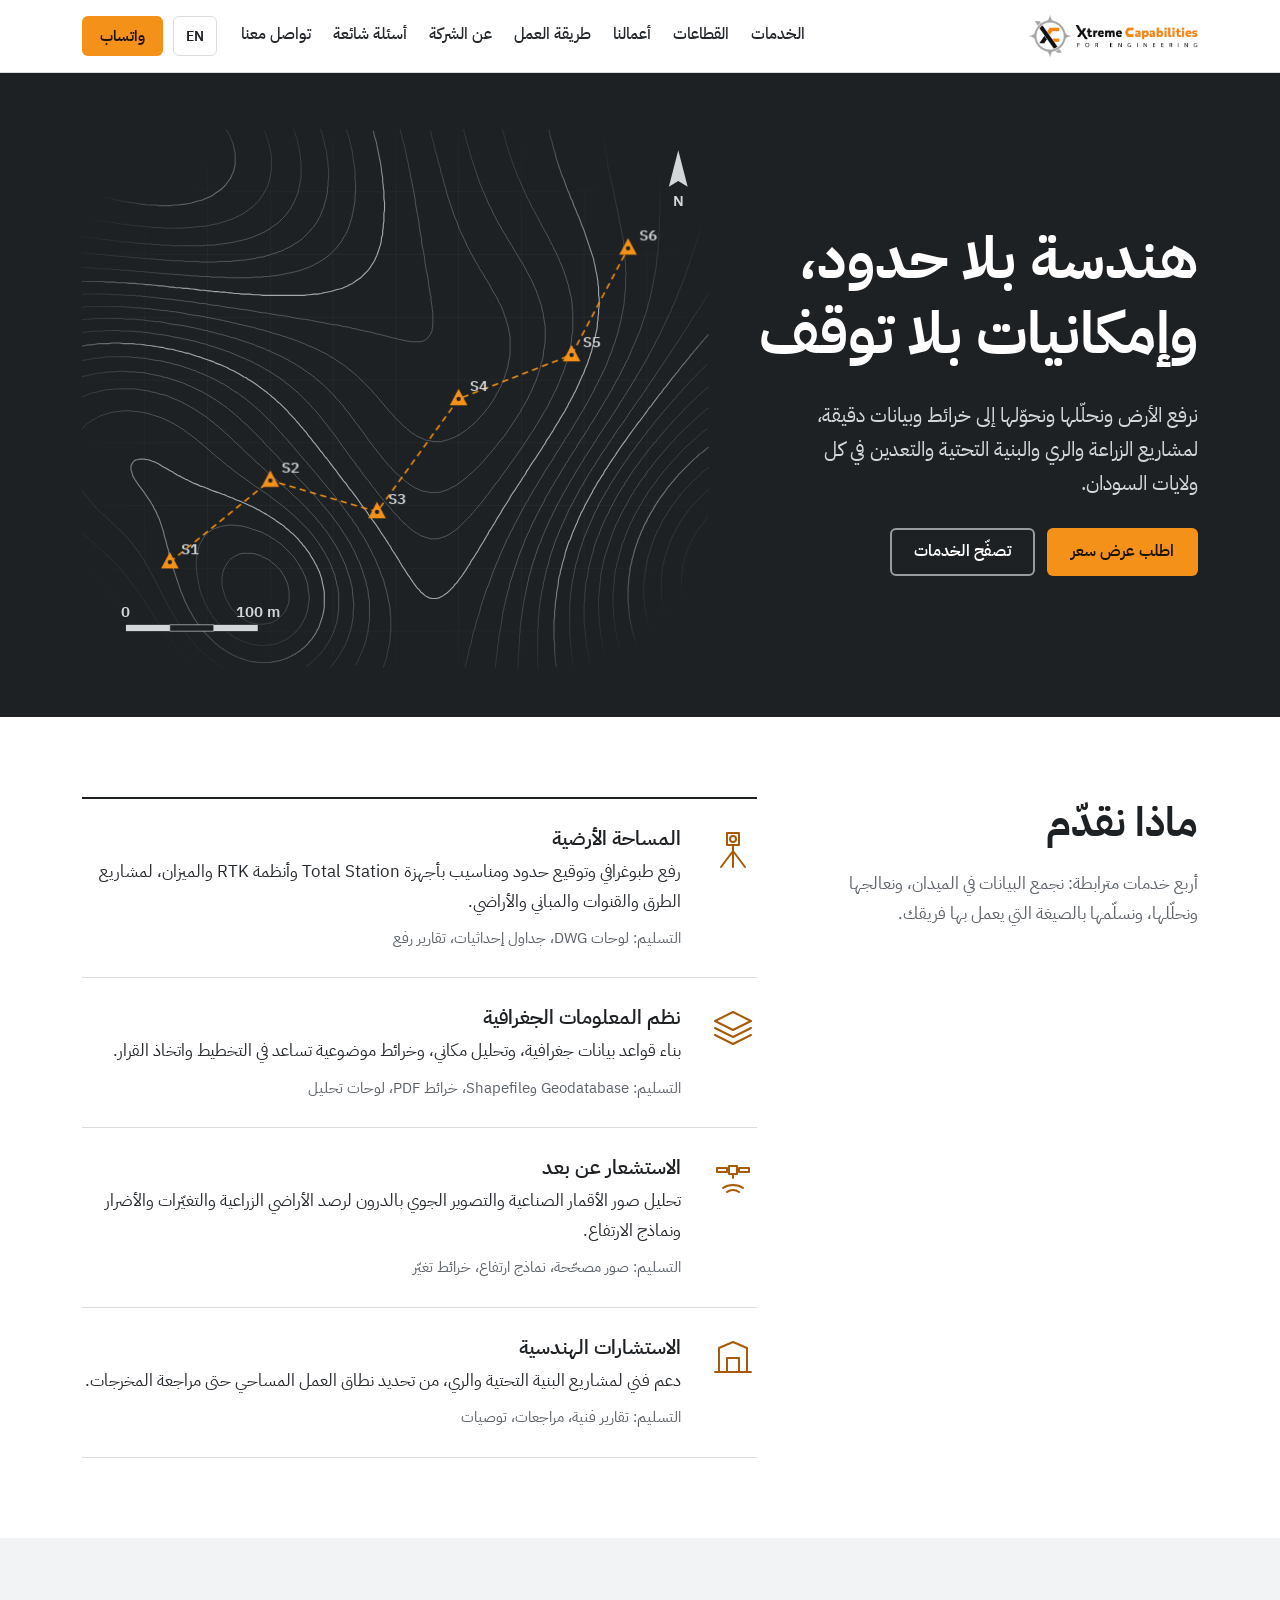
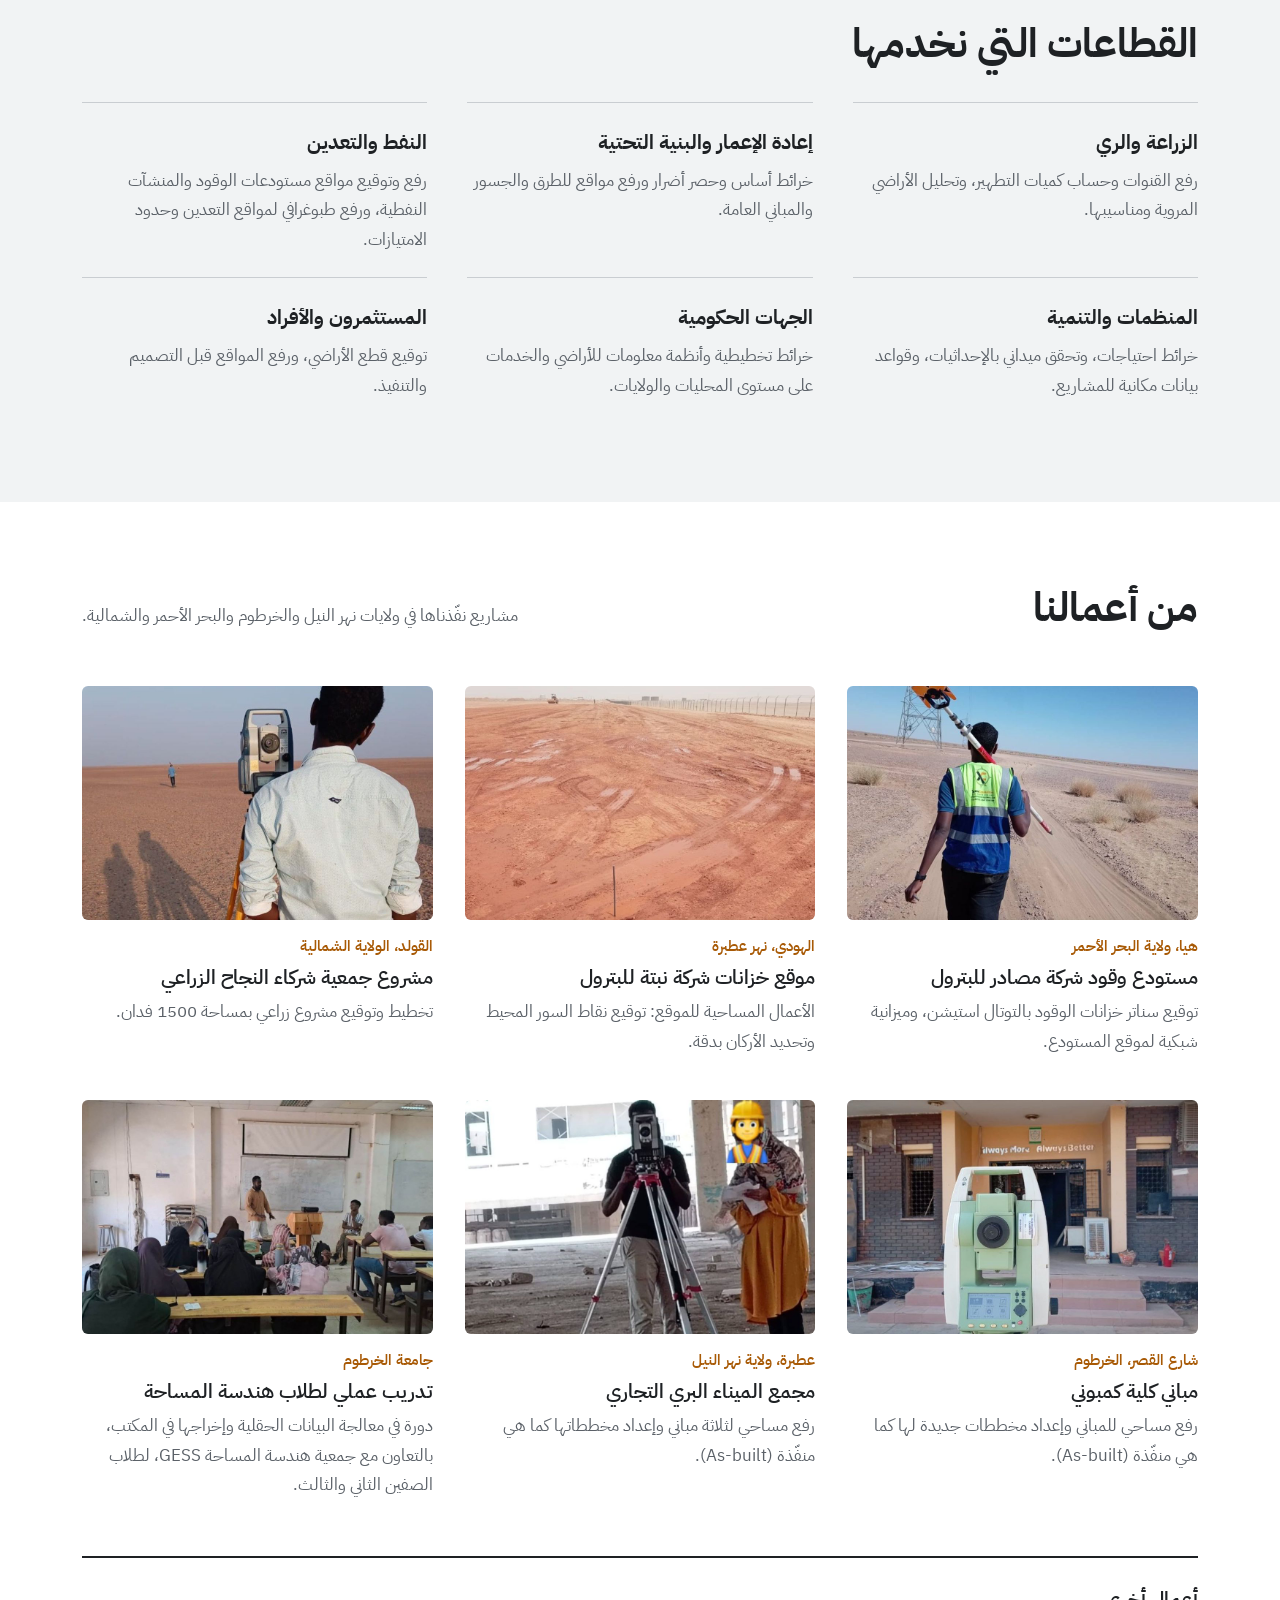
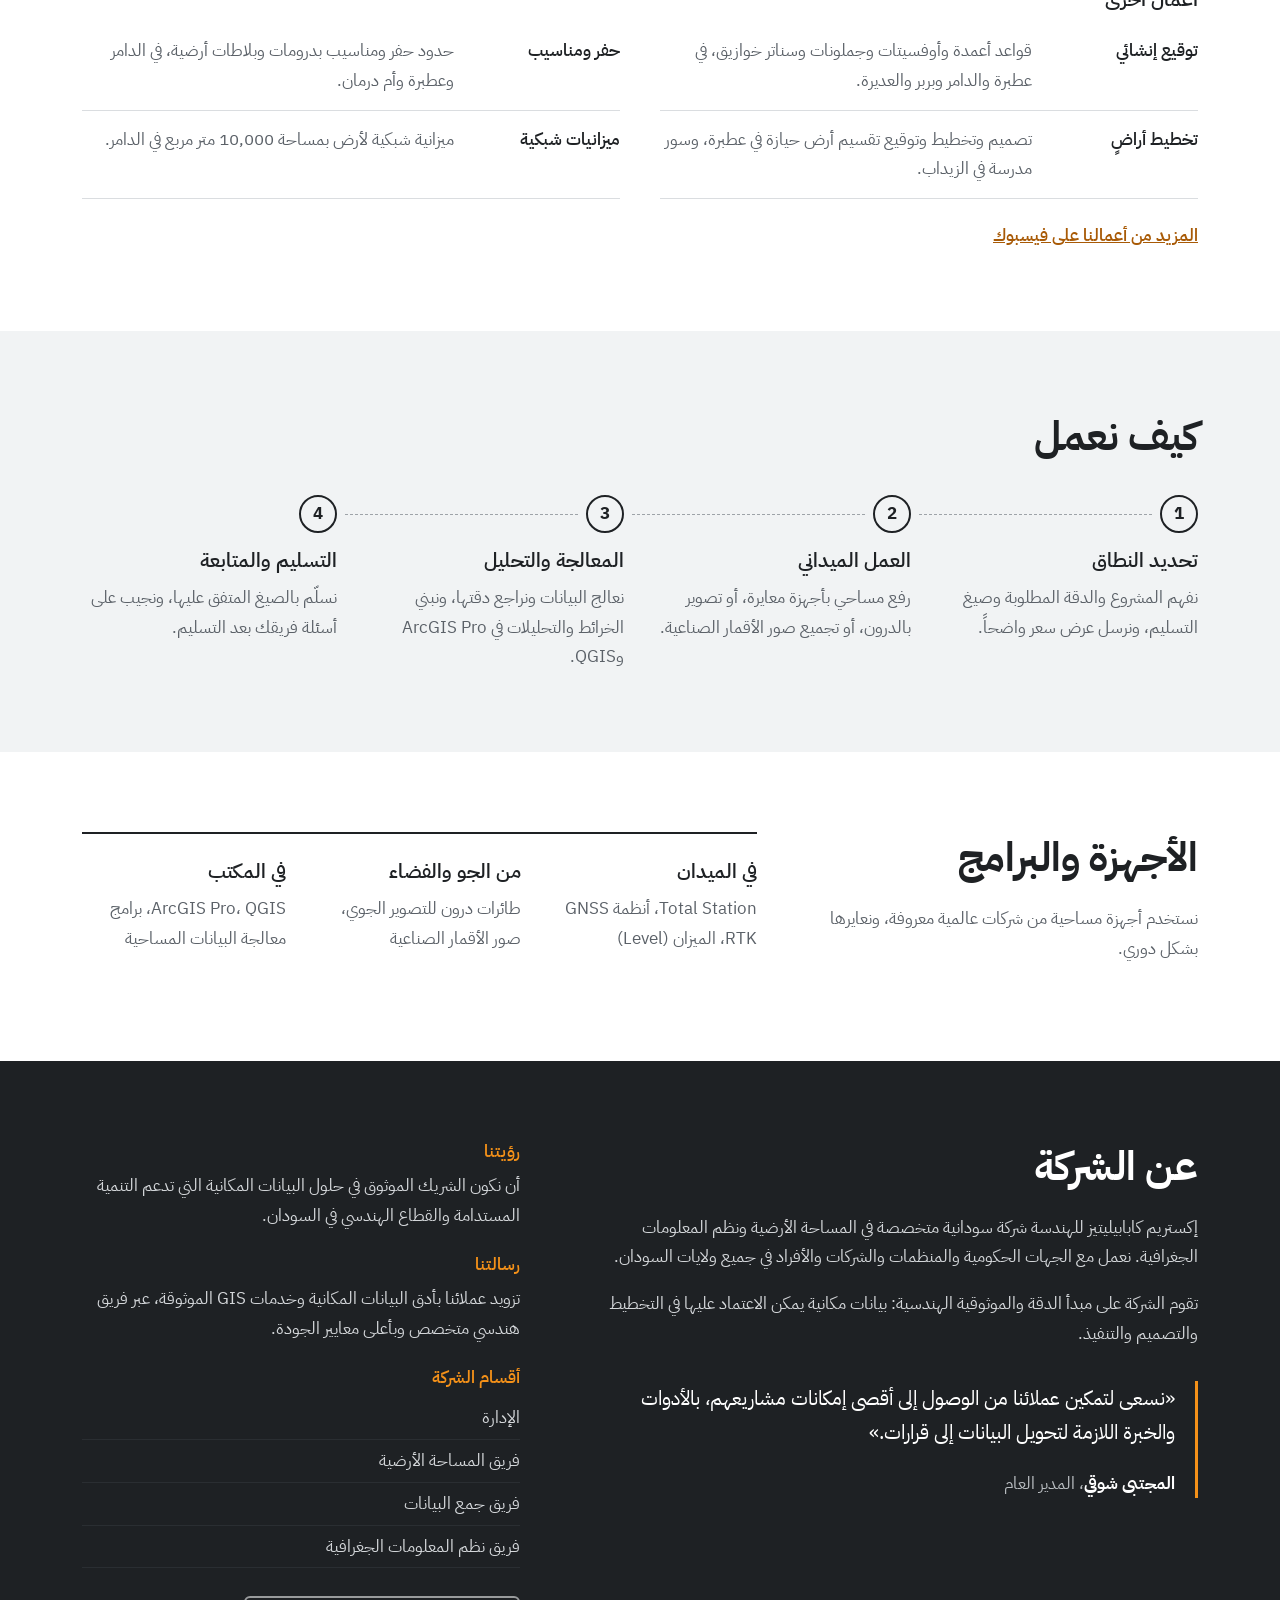
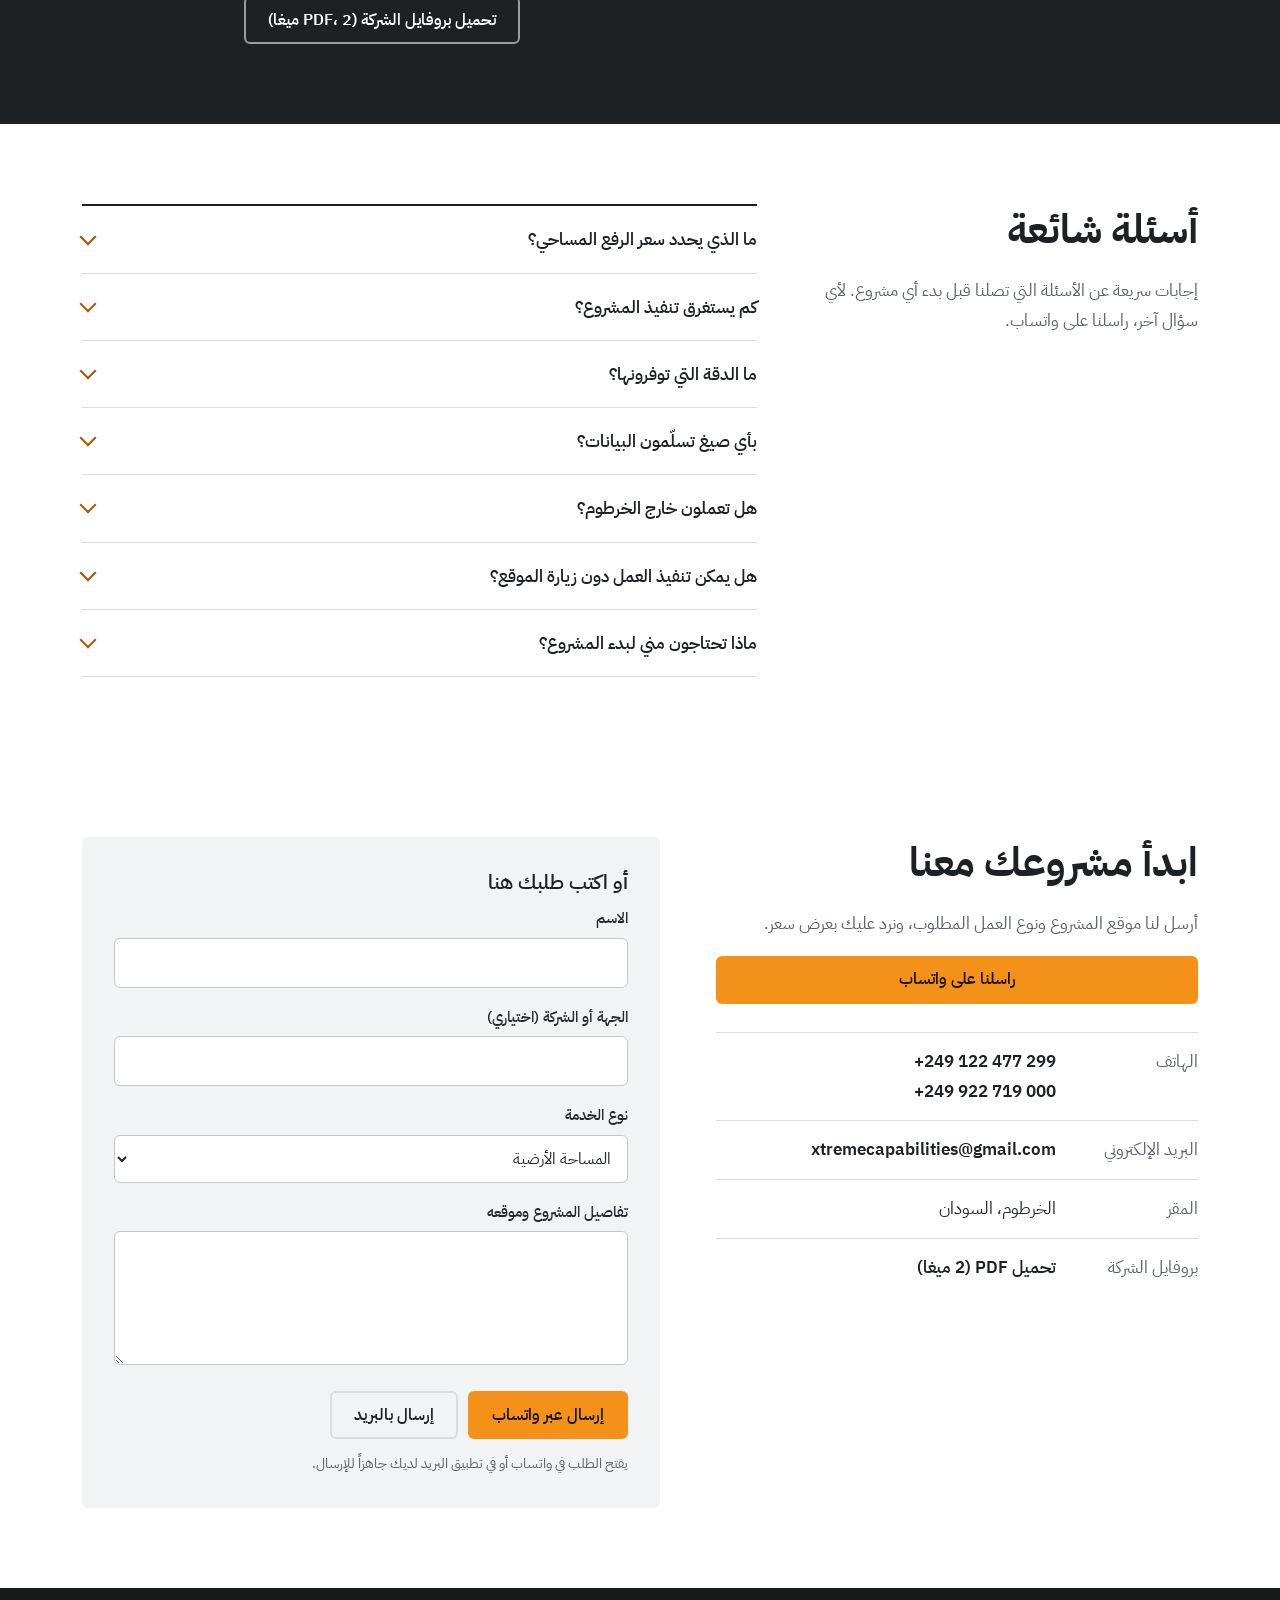
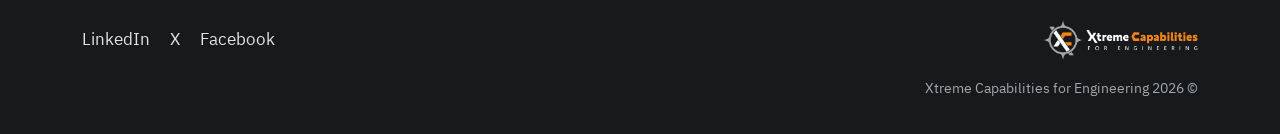
<file: index.html>
<!DOCTYPE html>
<html lang="ar" dir="rtl">
<head>
  <meta charset="UTF-8">
  <meta name="viewport" content="width=device-width, initial-scale=1">
  <title>إكستريم كابابيليتيز للهندسة | مساحة ونظم معلومات جغرافية في السودان</title>
  <meta name="description" content="شركة سودانية متخصصة في المساحة الأرضية ونظم المعلومات الجغرافية (GIS) والاستشعار عن بعد والاستشارات الهندسية، لمشاريع الزراعة والري والبنية التحتية والتعدين.">
  <meta name="theme-color" content="#1E2124">
  <link rel="canonical" href="https://almujtabashawgi.github.io/xc/">
  <link rel="icon" type="image/png" sizes="32x32" href="assets/icon-32.png">
  <link rel="apple-touch-icon" href="assets/icon-180.png">

  <meta property="og:type" content="website">
  <meta property="og:title" content="Xtreme Capabilities for Engineering">
  <meta property="og:description" content="مساحة أرضية ونظم معلومات جغرافية واستشعار عن بعد في السودان.">
  <meta property="og:image" content="https://almujtabashawgi.github.io/xc/assets/og-image.png">
  <meta property="og:url" content="https://almujtabashawgi.github.io/xc/">
  <meta name="twitter:card" content="summary_large_image">

  <link rel="preconnect" href="https://fonts.googleapis.com">
  <link rel="preconnect" href="https://fonts.gstatic.com" crossorigin>
  <link href="https://fonts.googleapis.com/css2?family=IBM+Plex+Sans+Arabic:wght@300;400;500;600;700&display=swap" rel="stylesheet">
  <link rel="stylesheet" href="styles.css">

  <script type="application/ld+json">
  {
    "@context": "https://schema.org",
    "@type": "ProfessionalService",
    "name": "Xtreme Capabilities for Engineering",
    "alternateName": "إكستريم كابابيليتيز للهندسة",
    "description": "Land surveying, GIS, remote sensing and engineering consultancy in Sudan.",
    "url": "https://almujtabashawgi.github.io/xc/",
    "logo": "https://almujtabashawgi.github.io/xc/assets/icon-512.png",
    "telephone": "+249122477299",
    "email": "xtremecapabilities@gmail.com",
    "address": { "@type": "PostalAddress", "addressLocality": "Khartoum", "addressCountry": "SD" },
    "areaServed": "SD",
    "sameAs": [
      "https://www.facebook.com/share/17ptzoYyz5/",
      "https://x.com/XCapabilities",
      "https://www.linkedin.com/company/xcapabilities/"
    ]
  }
  </script>
</head>
<body>
  <a class="skip" href="#main" data-i18n="skip">تخطَّ إلى المحتوى</a>

  <header class="site-header" id="top">
    <div class="wrap header-row">
      <a class="brand" href="#top" aria-label="Xtreme Capabilities for Engineering">
        <img src="assets/logo-horizontal.png" alt="Xtreme Capabilities for Engineering" width="187" height="48">
      </a>
      <nav class="nav" id="nav" aria-label="القائمة الرئيسية">
        <a href="#services" data-i18n="nav.services">الخدمات</a>
        <a href="#sectors" data-i18n="nav.sectors">القطاعات</a>
        <a href="#work" data-i18n="nav.work">أعمالنا</a>
        <a href="#process" data-i18n="nav.process">طريقة العمل</a>
        <a href="#about" data-i18n="nav.about">عن الشركة</a>
        <a href="#faq" data-i18n="nav.faq">أسئلة شائعة</a>
        <a href="#contact" data-i18n="nav.contact">تواصل معنا</a>
      </nav>
      <div class="header-actions">
        <button class="lang" id="lang-toggle" type="button" aria-label="Switch to English" lang="en">EN</button>
        <a class="btn btn-small btn-primary" href="https://wa.me/249122477299" target="_blank" rel="noopener" data-i18n="cta.whatsapp_short">واتساب</a>
        <button class="menu-btn" id="menu-btn" type="button" aria-expanded="false" aria-controls="nav" aria-label="فتح القائمة">
          <span></span><span></span><span></span>
        </button>
      </div>
    </div>
  </header>

  <main id="main">
    <!-- Hero -->
    <section class="hero">
      <div class="wrap hero-grid">
        <div class="hero-text">
          <h1 data-i18n="hero.title">هندسة بلا حدود،<br>وإمكانيات بلا توقف</h1>
          <p class="hero-lead" data-i18n="hero.lead">نرفع الأرض ونحلّلها ونحوّلها إلى خرائط وبيانات دقيقة، لمشاريع الزراعة والري والبنية التحتية والتعدين في كل ولايات السودان.</p>
          <div class="hero-actions">
            <a class="btn btn-primary" href="https://wa.me/249122477299?text=%D8%A7%D9%84%D8%B3%D9%84%D8%A7%D9%85%20%D8%B9%D9%84%D9%8A%D9%83%D9%85%D8%8C%20%D8%A3%D8%B1%D9%8A%D8%AF%20%D8%B9%D8%B1%D8%B6%20%D8%B3%D8%B9%D8%B1%20%D9%84%D9%85%D8%B4%D8%B1%D9%88%D8%B9" target="_blank" rel="noopener" data-i18n="cta.quote">اطلب عرض سعر</a>
            <a class="btn btn-ghost" href="#services" data-i18n="cta.services">تصفّح الخدمات</a>
          </div>
        </div>
        <div class="hero-plan">
          <svg class="survey-plan" viewBox="0 0 1000 860" xmlns="http://www.w3.org/2000/svg" aria-hidden="true" focusable="false" direction="ltr">
<defs><radialGradient id="fade" cx="50%" cy="50%" r="60%"><stop offset="62%" stop-color="#fff"/><stop offset="100%" stop-color="#fff" stop-opacity="0"/></radialGradient><mask id="edge"><rect width="1000" height="860" fill="url(#fade)"/></mask></defs>
<g mask="url(#edge)"><g class="plan-grid"><line x1="100" y1="0" x2="100" y2="860"/><line x1="200" y1="0" x2="200" y2="860"/><line x1="300" y1="0" x2="300" y2="860"/><line x1="400" y1="0" x2="400" y2="860"/><line x1="500" y1="0" x2="500" y2="860"/><line x1="600" y1="0" x2="600" y2="860"/><line x1="700" y1="0" x2="700" y2="860"/><line x1="800" y1="0" x2="800" y2="860"/><line x1="900" y1="0" x2="900" y2="860"/><line x1="0" y1="100" x2="1000" y2="100"/><line x1="0" y1="200" x2="1000" y2="200"/><line x1="0" y1="300" x2="1000" y2="300"/><line x1="0" y1="400" x2="1000" y2="400"/><line x1="0" y1="500" x2="1000" y2="500"/><line x1="0" y1="600" x2="1000" y2="600"/><line x1="0" y1="700" x2="1000" y2="700"/><line x1="0" y1="800" x2="1000" y2="800"/></g>
<g class="plan-contours">
<path class="index" data-y="0.11" d="M0 94 L4 96 L9 98 L12 100 L18 102 L21 103 L27 105 L30 106 L36 108 L39 109 L45 110 L48 111 L54 113 L60 114 L63 115 L69 116 L75 117 L78 117 L84 118 L90 119 L96 120 L99 120 L105 121 L111 121 L117 121 L123 122 L129 122 L135 122 L141 122 L147 121 L153 121 L159 120 L162 120 L168 119 L174 118 L177 117 L183 115 L188 114 L192 113 L196 111 L201 109 L204 108 L209 105 L213 102 L216 100 L219 98 L222 96 L225 93 L228 90 L231 86 L234 82 L237 78 L238 75 L240 71 L242 66 L243 61 L244 57 L244 51 L244 45 L244 39 L243 34 L242 30 L241 24 L240 21 L237 15 L236 12 L234 8 L231 3 L229 0"/>
<path data-y="0.14" d="M0 140 L5 141 L9 142 L15 143 L20 144 L24 145 L30 146 L36 147 L39 147 L45 149 L51 149 L54 150 L60 151 L66 152 L72 152 L76 153 L81 154 L87 154 L93 155 L99 155 L105 156 L108 156 L114 157 L120 157 L126 157 L132 158 L138 158 L144 158 L150 158 L156 158 L162 158 L168 157 L174 157 L180 156 L184 156 L189 155 L195 155 L201 154 L205 153 L210 152 L216 151 L219 150 L225 148 L229 147 L234 145 L238 144 L243 142 L246 140 L251 138 L255 136 L258 134 L261 132 L265 129 L269 126 L273 123 L276 120 L279 117 L282 114 L284 111 L286 108 L288 105 L291 100 L293 96 L295 93 L297 87 L298 84 L299 78 L300 75 L301 69 L302 63 L302 57 L302 51 L302 45 L301 39 L300 34 L299 30 L298 24 L297 21 L295 15 L294 12 L292 6 L291 3"/>
<path data-y="0.17" d="M0 171 L6 172 L12 173 L18 174 L21 174 L27 175 L33 176 L39 176 L44 177 L48 178 L54 178 L60 179 L66 180 L70 180 L75 180 L81 181 L87 182 L93 182 L99 183 L102 183 L108 183 L114 184 L120 184 L126 185 L132 185 L138 185 L144 186 L150 186 L155 186 L159 186 L165 186 L171 186 L177 186 L183 186 L186 186 L192 186 L198 185 L204 185 L210 185 L216 184 L222 183 L225 183 L231 182 L237 181 L243 180 L246 179 L252 178 L256 177 L261 176 L266 174 L270 173 L275 171 L279 169 L282 168 L288 165 L291 164 L294 162 L299 159 L303 156 L306 154 L309 152 L312 150 L315 147 L318 144 L321 141 L324 138 L327 134 L330 130 L333 126 L334 123 L336 120 L339 114 L340 111 L342 107 L344 102 L345 97 L346 93 L347 87 L348 82 L349 78 L349 72 L349 66 L349 60 L349 54 L348 48 L348 44 L347 39 L346 33 L345 27 L344 24 L343 18 L342 15 L340 9 L339 6 L337 0"/>
<path data-y="0.19" d="M0 198 L4 198 L9 198 L15 199 L21 199 L27 200 L33 200 L39 201 L42 201 L48 202 L54 202 L60 203 L66 203 L72 204 L75 204 L81 205 L87 205 L93 206 L99 206 L105 207 L108 207 L114 207 L120 208 L126 208 L132 209 L138 209 L144 210 L150 210 L153 210 L159 210 L165 211 L171 211 L177 211 L183 211 L189 212 L195 212 L201 212 L207 212 L213 212 L219 211 L225 211 L231 211 L237 211 L243 210 L246 210 L252 209 L258 209 L264 208 L270 207 L273 207 L279 205 L285 204 L288 204 L294 202 L298 201 L303 199 L308 198 L312 196 L316 195 L321 193 L324 191 L329 189 L333 187 L336 185 L339 183 L344 180 L348 177 L351 175 L354 172 L357 169 L360 166 L363 163 L366 159 L369 156 L371 153 L373 150 L375 147 L378 141 L380 138 L381 135 L383 129 L385 126 L386 120 L387 117 L389 111 L390 105 L391 102 L391 96 L392 90 L392 84 L393 78 L393 72 L393 66 L392 60 L392 54 L391 48 L390 42 L390 39 L389 33 L387 27 L387 24 L385 18 L384 13 L383 9 L381 3 L380 0"/>
<path data-y="0.21" d="M0 221 L6 221 L12 221 L18 222 L22 222 L27 222 L33 223 L39 223 L45 223 L51 224 L57 224 L63 225 L67 225 L72 225 L78 226 L84 226 L90 227 L96 227 L102 228 L105 228 L111 229 L117 229 L123 230 L129 230 L135 231 L139 231 L144 231 L150 232 L156 232 L162 233 L168 233 L174 234 L178 234 L183 234 L189 235 L195 235 L201 235 L207 236 L213 236 L219 236 L225 236 L231 237 L237 237 L243 237 L249 237 L255 237 L261 237 L267 237 L273 236 L279 236 L285 236 L291 235 L297 235 L303 234 L306 234 L312 233 L318 232 L323 231 L327 230 L333 229 L337 228 L342 227 L348 225 L351 224 L357 222 L360 221 L364 219 L369 217 L372 215 L376 213 L381 210 L384 208 L387 206 L390 204 L394 201 L397 198 L400 195 L403 192 L406 189 L408 186 L411 182 L414 178 L416 174 L418 171 L420 168 L423 162 L424 159 L426 154 L427 150 L429 144 L430 141 L431 135 L432 132 L433 126 L434 120 L435 114 L435 109 L435 105 L436 99 L436 93 L436 87 L435 81 L435 75 L435 72 L435 66 L434 60 L433 54 L432 48 L432 45 L431 39 L430 33 L429 30 L428 24 L426 18 L426 15 L424 9 L423 6 L421 0"/>
<path class="index" data-y="0.24" d="M0 243 L6 243 L12 243 L18 243 L22 243 L27 243 L33 243 L39 244 L45 244 L51 244 L57 245 L63 245 L69 245 L75 246 L78 246 L84 246 L90 247 L96 247 L102 248 L108 248 L114 249 L117 249 L123 250 L129 250 L135 251 L141 252 L145 252 L150 253 L156 253 L162 254 L168 254 L174 255 L177 255 L183 256 L189 257 L195 257 L201 258 L204 258 L210 259 L216 259 L222 260 L228 260 L234 261 L237 261 L243 262 L249 262 L255 263 L261 263 L267 263 L273 264 L276 264 L282 264 L288 265 L294 265 L300 265 L306 265 L312 265 L318 265 L324 265 L330 265 L336 265 L342 265 L348 265 L354 265 L360 264 L363 264 L369 263 L375 263 L381 262 L385 261 L390 260 L396 259 L399 258 L405 256 L410 255 L414 254 L418 252 L423 250 L426 248 L431 246 L435 243 L438 241 L441 239 L444 237 L447 234 L450 231 L453 228 L456 225 L459 221 L462 216 L464 213 L466 210 L468 205 L470 201 L471 198 L473 192 L474 189 L476 183 L477 177 L477 174 L479 168 L479 162 L480 157 L480 153 L481 147 L481 141 L481 135 L482 129 L482 123 L482 117 L481 111 L481 105 L481 99 L480 93 L480 90 L479 84 L479 78 L478 72 L477 66 L477 63 L476 57 L475 51 L474 47 L473 42 L472 36 L471 32 L470 27 L469 21 L468 18 L466 12 L465 7 L464 3"/>
<path data-y="0.28" d="M0 263 L6 263 L12 263 L18 263 L24 263 L30 263 L36 263 L42 263 L48 264 L54 264 L57 264 L63 264 L69 265 L75 265 L81 265 L87 266 L93 266 L99 267 L102 267 L108 268 L114 268 L120 269 L126 270 L130 270 L135 271 L141 271 L147 272 L153 273 L156 273 L162 274 L168 275 L174 275 L178 276 L183 277 L189 278 L195 278 L200 279 L204 280 L210 281 L216 281 L220 282 L225 283 L231 284 L237 285 L240 285 L246 286 L252 287 L258 288 L261 288 L267 289 L273 290 L278 291 L282 292 L288 293 L294 293 L297 294 L303 295 L309 296 L315 297 L318 297 L324 298 L330 299 L334 300 L339 301 L345 302 L351 303 L354 303 L360 304 L366 305 L370 306 L375 307 L381 308 L387 309 L390 310 L396 311 L402 312 L405 312 L411 313 L417 315 L420 315 L426 316 L432 318 L435 318 L441 320 L447 321 L450 322 L456 323 L461 324 L465 325 L471 327 L474 327 L480 329 L485 330 L489 331 L495 333 L498 333 L504 335 L510 336 L513 337 L519 338 L525 339 L529 339 L534 339 L537 339 L543 338 L547 336 L551 333 L553 330 L555 327 L558 321 L558 318 L559 312 L559 306 L559 300 L559 294 L558 288 L558 285 L557 279 L556 273 L556 267 L555 264 L554 258 L553 252 L552 246 L552 243 L551 237 L550 231 L549 227 L548 222 L547 216 L546 210 L546 207 L545 201 L544 195 L543 190 L542 186 L541 180 L541 174 L540 171 L539 165 L538 159 L537 153 L537 150 L536 144 L535 138 L534 133 L533 129 L532 123 L531 117 L531 114 L530 108 L529 102 L528 97 L527 93 L526 87 L525 81 L524 78 L523 72 L522 66 L521 63 L520 57 L519 51 L518 48 L517 42 L516 38 L515 33 L514 27 L513 24 L511 18 L510 13 L509 9 L507 3 L507 0"/>
<path data-y="0.37" d="M0 284 L6 283 L12 283 L18 283 L24 283 L30 283 L36 283 L42 283 L48 283 L54 283 L60 283 L66 283 L72 284 L78 284 L84 285 L90 285 L93 285 L99 286 L105 286 L111 287 L117 288 L120 288 L126 289 L132 289 L138 290 L144 291 L147 291 L153 292 L159 293 L164 294 L168 295 L174 296 L180 297 L183 297 L189 298 L195 299 L198 300 L204 301 L210 302 L214 303 L219 304 L225 305 L228 306 L234 307 L240 309 L243 309 L249 311 L255 312 L258 313 L264 314 L267 315 L273 316 L279 318 L282 319 L288 320 L291 321 L297 323 L301 324 L306 326 L311 327 L315 328 L320 330 L324 331 L329 333 L333 334 L338 336 L342 337 L346 339 L351 341 L354 342 L360 345 L363 346 L368 348 L372 350 L375 351 L380 354 L384 356 L387 357 L392 360 L396 363 L399 364 L402 366 L406 369 L411 372 L414 374 L417 376 L420 378 L423 381 L427 384 L431 387 L434 390 L438 393 L441 396 L444 399 L447 402 L450 405 L453 408 L456 411 L459 414 L462 417 L464 420 L467 423 L470 426 L472 429 L475 432 L477 435 L480 438 L483 442 L486 445 L489 449 L492 452 L495 455 L498 459 L501 462 L504 465 L507 468 L510 471 L513 474 L516 476 L519 479 L522 481 L525 484 L529 486 L533 489 L537 491 L540 492 L546 495 L549 496 L555 497 L561 498 L564 498 L568 498 L573 498 L579 496 L584 495 L588 493 L592 492 L597 489 L600 488 L603 486 L607 483 L612 480 L615 477 L618 475 L621 472 L624 470 L627 467 L630 464 L633 460 L636 457 L639 454 L642 450 L644 447 L647 444 L649 441 L651 438 L654 434 L657 429 L659 426 L660 423 L663 418 L665 414 L667 411 L669 406 L671 402 L672 399 L674 393 L675 390 L677 384 L678 380 L679 375 L680 369 L681 365 L682 360 L682 354 L682 348 L682 342 L682 336 L682 330 L681 326 L680 321 L679 315 L678 312 L676 306 L675 301 L673 297 L672 293 L670 288 L669 285 L666 279 L664 276 L663 273 L660 267 L658 264 L656 261 L654 257 L651 252 L650 249 L648 246 L645 241 L642 237 L641 234 L639 231 L636 226 L633 222 L632 219 L630 216 L627 211 L625 207 L623 204 L621 200 L618 195 L617 192 L615 189 L612 183 L611 180 L609 176 L607 171 L605 168 L603 163 L601 159 L600 156 L598 150 L597 147 L594 141 L593 138 L591 132 L590 129 L588 123 L587 120 L585 114 L584 111 L582 105 L581 102 L580 96 L579 93 L577 87 L576 83 L575 78 L573 72 L572 69 L571 63 L570 60 L568 54 L567 50 L566 45 L564 39 L563 36 L562 30 L561 27 L560 21 L558 15 L557 12 L556 6 L555 3"/>
<path data-y="0.42" d="M0 304 L6 303 L9 303 L15 303 L21 302 L27 302 L33 302 L39 302 L45 302 L51 302 L57 302 L63 302 L69 303 L75 303 L78 303 L84 303 L90 304 L96 304 L102 305 L108 306 L111 306 L117 307 L123 307 L129 308 L134 309 L138 310 L144 311 L150 312 L153 312 L159 313 L165 314 L169 315 L174 316 L180 317 L183 318 L189 319 L195 321 L198 321 L204 323 L209 324 L213 325 L219 327 L222 327 L228 329 L232 330 L237 332 L242 333 L246 334 L251 336 L255 337 L260 339 L264 340 L269 342 L273 343 L277 345 L282 347 L285 348 L291 350 L294 352 L300 354 L303 356 L306 357 L312 360 L315 361 L319 363 L324 366 L327 367 L330 369 L335 372 L339 374 L342 376 L345 378 L350 381 L354 384 L357 386 L360 388 L363 390 L367 393 L371 396 L374 399 L378 402 L381 405 L384 407 L387 410 L390 413 L393 416 L396 419 L399 422 L402 425 L405 429 L408 432 L411 435 L413 438 L416 441 L418 444 L420 447 L423 450 L426 454 L429 458 L432 462 L434 465 L436 468 L439 471 L441 474 L444 478 L447 482 L450 486 L452 489 L454 492 L456 495 L459 499 L462 503 L465 507 L468 510 L470 513 L472 516 L475 519 L477 522 L480 526 L483 529 L486 533 L489 536 L492 539 L495 543 L498 546 L501 549 L504 551 L507 554 L510 557 L513 559 L516 562 L519 564 L523 567 L528 570 L531 572 L534 573 L540 576 L543 577 L549 578 L554 579 L558 579 L564 579 L567 579 L573 578 L578 576 L582 575 L586 573 L591 570 L594 569 L597 567 L601 564 L605 561 L609 558 L612 556 L615 553 L618 550 L621 548 L624 545 L627 542 L630 539 L633 536 L636 533 L639 530 L642 526 L645 523 L648 519 L651 516 L653 513 L656 510 L658 507 L661 504 L663 501 L666 497 L669 494 L672 490 L675 486 L677 483 L679 480 L681 477 L684 473 L687 468 L689 465 L691 462 L693 459 L696 454 L699 450 L700 447 L702 444 L705 439 L707 435 L709 432 L711 428 L713 423 L715 420 L717 415 L719 411 L720 408 L723 402 L724 399 L726 393 L727 390 L729 384 L730 381 L731 375 L732 372 L734 366 L735 360 L735 357 L736 351 L737 345 L738 339 L738 333 L738 327 L738 321 L738 315 L737 309 L736 303 L735 297 L735 294 L733 288 L732 282 L731 279 L729 273 L728 270 L726 264 L725 261 L723 256 L721 252 L720 249 L717 243 L716 240 L714 237 L711 231 L709 228 L708 225 L705 220 L703 216 L701 213 L699 210 L696 205 L694 201 L692 198 L690 195 L687 190 L685 186 L683 183 L681 180 L678 175 L676 171 L674 168 L672 165 L669 160 L667 156 L665 153 L663 149 L660 144 L659 141 L657 138 L654 132 L653 129 L651 125 L648 120 L647 117 L645 112 L643 108 L642 105 L639 99 L638 96 L636 91 L634 87 L633 83 L631 78 L630 75 L628 69 L627 66 L625 60 L624 57 L622 51 L621 48 L619 42 L618 38 L617 33 L615 28 L614 24 L612 18 L612 15 L610 9 L609 6 L608 0"/>
<path data-y="0.46" d="M0 324 L3 324 L9 323 L15 323 L21 322 L27 322 L33 322 L39 321 L45 321 L51 321 L57 321 L63 322 L69 322 L75 322 L81 322 L87 323 L93 323 L99 324 L102 324 L108 325 L114 326 L120 327 L123 327 L129 328 L135 329 L141 330 L144 331 L150 332 L156 333 L159 334 L165 335 L170 336 L174 337 L180 338 L183 339 L189 341 L193 342 L198 343 L203 345 L207 346 L213 348 L216 349 L222 351 L225 352 L230 354 L234 355 L238 357 L243 359 L246 360 L252 363 L255 364 L260 366 L264 368 L267 369 L273 372 L276 374 L279 375 L284 378 L288 380 L291 382 L295 384 L300 387 L303 389 L306 391 L309 393 L314 396 L318 399 L321 401 L324 404 L327 406 L330 408 L333 411 L337 414 L340 417 L344 420 L347 423 L350 426 L353 429 L356 432 L359 435 L362 438 L365 441 L367 444 L370 447 L373 450 L375 453 L378 456 L381 460 L384 464 L387 468 L390 471 L392 474 L394 477 L396 480 L399 483 L402 487 L405 491 L408 495 L410 498 L412 501 L414 504 L417 508 L420 512 L423 516 L425 519 L427 522 L429 525 L432 528 L435 532 L438 537 L441 540 L443 543 L445 546 L447 549 L450 553 L453 557 L456 560 L459 564 L461 567 L463 570 L466 573 L468 576 L471 580 L474 584 L477 587 L480 591 L483 594 L485 597 L488 600 L490 603 L493 606 L495 609 L498 612 L501 615 L504 618 L507 622 L510 625 L513 628 L516 630 L519 633 L522 636 L526 639 L530 642 L534 644 L537 646 L540 648 L546 650 L549 651 L555 653 L561 653 L567 653 L573 651 L576 650 L581 648 L585 646 L588 644 L591 642 L595 639 L599 636 L602 633 L605 630 L608 627 L611 624 L614 621 L617 618 L620 615 L622 612 L625 609 L627 606 L630 603 L633 599 L636 596 L639 592 L642 588 L644 585 L647 582 L649 579 L651 576 L654 572 L657 568 L660 564 L663 561 L665 558 L667 555 L669 552 L672 548 L675 544 L678 540 L680 537 L682 534 L684 531 L687 527 L690 523 L693 519 L695 516 L697 513 L699 510 L702 506 L705 501 L707 498 L709 495 L711 492 L714 487 L717 483 L719 480 L721 477 L723 473 L726 469 L728 465 L730 462 L732 459 L735 453 L737 450 L739 447 L741 443 L744 438 L745 435 L747 431 L750 426 L751 423 L753 419 L756 414 L757 411 L759 406 L761 402 L762 399 L764 393 L766 390 L768 384 L769 381 L771 375 L772 372 L774 366 L774 363 L776 357 L777 352 L778 348 L779 342 L780 336 L780 333 L781 327 L782 321 L782 315 L782 309 L782 303 L782 297 L782 291 L781 285 L781 279 L780 273 L780 270 L778 264 L777 258 L776 255 L775 249 L774 246 L772 240 L771 236 L769 231 L768 227 L766 222 L765 219 L762 213 L761 210 L759 205 L757 201 L756 198 L753 193 L751 189 L750 186 L747 181 L745 177 L744 174 L741 169 L739 165 L737 162 L735 158 L732 153 L731 150 L729 147 L726 141 L724 138 L723 135 L720 130 L718 126 L716 123 L714 118 L712 114 L710 111 L708 106 L706 102 L705 99 L702 93 L701 90 L699 86 L697 81 L695 78 L693 72 L692 69 L690 64 L688 60 L687 56 L685 51 L684 48 L682 42 L681 39 L679 33 L678 29 L676 24 L675 19 L674 15 L672 9 L671 6 L670 0"/>
<path class="index" data-y="0.52" d="M0 346 L5 345 L9 344 L15 344 L21 343 L27 342 L33 342 L36 342 L42 342 L48 341 L54 341 L60 341 L66 342 L72 342 L75 342 L81 342 L87 343 L93 343 L99 344 L105 345 L108 345 L114 346 L120 347 L126 348 L129 348 L135 350 L141 351 L144 351 L150 353 L155 354 L159 355 L165 357 L168 357 L174 359 L177 360 L183 362 L187 363 L192 365 L195 366 L201 368 L204 369 L210 371 L213 373 L219 375 L222 376 L226 378 L231 380 L234 382 L238 384 L243 386 L246 388 L250 390 L255 393 L258 395 L261 396 L265 399 L270 402 L273 404 L276 406 L279 408 L283 411 L287 414 L291 417 L294 419 L297 422 L300 424 L303 427 L306 429 L309 432 L312 435 L316 438 L319 441 L322 444 L325 447 L328 450 L330 453 L333 456 L336 459 L339 462 L342 466 L345 469 L348 473 L351 476 L354 480 L357 483 L359 486 L361 489 L364 492 L366 495 L369 499 L372 502 L375 506 L378 510 L380 513 L383 516 L385 519 L387 522 L390 525 L393 529 L396 533 L399 537 L401 540 L404 543 L406 546 L408 549 L411 553 L414 557 L417 561 L420 564 L422 567 L424 570 L426 573 L429 576 L432 580 L435 584 L438 588 L440 591 L442 594 L444 597 L447 601 L450 605 L453 609 L455 612 L457 615 L459 618 L462 622 L465 626 L468 630 L470 633 L472 636 L474 639 L477 644 L480 648 L482 651 L484 654 L486 657 L489 662 L492 666 L493 669 L495 672 L498 676 L501 681 L503 684 L505 687 L507 691 L510 696 L512 699 L514 702 L516 705 L519 710 L522 714 L524 717 L526 720 L528 723 L531 727 L534 731 L537 734 L540 738 L543 740 L546 743 L549 745 L553 747 L558 748 L564 748 L569 747 L573 745 L576 743 L579 741 L583 738 L586 735 L589 732 L592 729 L594 726 L597 723 L600 719 L603 715 L606 711 L608 708 L610 705 L612 702 L615 697 L618 693 L619 690 L621 687 L624 683 L627 678 L629 675 L631 672 L633 668 L636 663 L638 660 L640 657 L642 653 L645 648 L647 645 L648 642 L651 638 L654 633 L656 630 L658 627 L660 623 L663 618 L665 615 L667 612 L669 608 L672 603 L674 600 L676 597 L678 594 L681 589 L683 585 L685 582 L687 579 L690 575 L693 570 L695 567 L697 564 L699 561 L702 556 L705 552 L707 549 L708 546 L711 542 L714 537 L716 534 L718 531 L720 528 L723 524 L726 519 L728 516 L730 513 L732 510 L735 505 L738 501 L739 498 L741 495 L744 491 L747 486 L749 483 L751 480 L753 476 L756 471 L758 468 L760 465 L762 461 L765 456 L767 453 L769 450 L771 446 L774 441 L775 438 L777 435 L780 429 L782 426 L783 423 L786 418 L788 414 L789 411 L792 405 L793 402 L795 398 L797 393 L799 390 L801 384 L802 381 L804 377 L806 372 L807 368 L809 363 L810 359 L812 354 L813 349 L814 345 L816 339 L816 336 L818 330 L819 324 L820 321 L821 315 L821 309 L822 305 L822 300 L823 294 L823 288 L824 282 L824 276 L824 270 L823 264 L823 258 L823 252 L822 247 L822 243 L821 237 L820 231 L819 227 L818 222 L817 216 L816 213 L815 207 L813 201 L812 198 L810 192 L809 189 L807 183 L806 180 L804 174 L803 171 L801 165 L800 162 L798 157 L796 153 L795 149 L793 144 L792 141 L789 135 L788 132 L786 127 L784 123 L783 120 L781 114 L779 111 L777 105 L776 102 L774 98 L772 93 L771 90 L769 84 L768 81 L765 75 L764 72 L762 66 L761 63 L759 57 L758 54 L756 48 L755 45 L754 39 L753 36 L751 30 L750 26 L749 21 L747 15 L746 12 L745 6 L744 0"/>
<path class="index" data-y="0.97" d="M40 858 L39 857 L37 855 L36 853 L35 852 L33 850 L32 849 L30 846 L30 846 L27 843 L27 843 L24 840 L24 840 L22 837 L21 836 L19 834 L18 833 L16 831 L15 830 L13 828 L12 826 L11 825 L9 823 L8 822 L6 820 L5 819 L3 817 L2 816 L0 814"/>
<path data-y="0.63" d="M0 369 L6 368 L12 367 L16 366 L21 365 L27 365 L33 364 L39 363 L45 363 L48 363 L54 363 L60 363 L66 363 L71 363 L75 363 L81 364 L87 364 L93 365 L99 365 L104 366 L108 367 L114 368 L120 369 L123 369 L129 370 L135 372 L138 372 L144 374 L148 375 L153 376 L159 378 L162 379 L168 381 L171 382 L176 384 L180 385 L184 387 L189 389 L192 390 L198 393 L201 394 L205 396 L210 398 L213 400 L217 402 L222 405 L225 406 L228 408 L233 411 L237 414 L240 416 L243 418 L247 420 L251 423 L255 426 L258 428 L261 430 L264 433 L267 435 L270 438 L274 441 L277 444 L281 447 L284 450 L287 453 L290 456 L293 459 L296 462 L299 465 L302 468 L305 471 L308 474 L310 477 L313 480 L316 483 L319 486 L321 489 L324 492 L327 495 L330 499 L333 502 L336 506 L339 509 L342 513 L345 516 L347 519 L350 522 L352 525 L355 528 L358 531 L360 534 L363 537 L366 541 L369 544 L372 548 L375 551 L378 555 L380 558 L383 561 L385 564 L388 567 L390 570 L393 573 L396 577 L399 580 L402 584 L405 588 L407 591 L410 594 L412 597 L414 600 L417 604 L420 608 L423 612 L425 615 L427 618 L430 621 L432 625 L435 629 L438 633 L440 636 L441 639 L444 643 L447 648 L449 651 L451 654 L453 658 L456 663 L457 666 L459 669 L462 675 L463 678 L465 681 L468 687 L469 690 L471 695 L473 699 L474 702 L476 708 L477 711 L480 717 L481 720 L482 726 L483 729 L485 735 L486 740 L487 744 L488 750 L489 754 L490 759 L491 765 L491 771 L492 777 L492 783 L492 786 L492 792 L492 796 L492 801 L491 807 L491 813 L490 819 L489 825 L488 828 L487 834 L486 838 L485 843 L483 849 L482 852 L480 858"/>
<path data-y="0.93" d="M98 858 L96 855 L93 852 L90 848 L87 845 L84 841 L81 838 L78 834 L76 831 L73 828 L71 825 L68 822 L66 819 L63 816 L60 812 L57 809 L54 805 L51 802 L48 798 L45 795 L42 792 L39 789 L37 786 L34 783 L31 780 L28 777 L25 774 L22 771 L19 768 L16 765 L13 762 L10 759 L6 756 L3 753 L0 750"/>
<path data-y="0.52" d="M610 858 L612 852 L612 849 L614 843 L615 838 L616 834 L617 828 L618 825 L620 819 L621 813 L622 810 L623 804 L624 801 L626 795 L627 791 L628 786 L630 780 L631 777 L633 771 L634 768 L635 762 L636 759 L638 753 L639 750 L641 744 L642 741 L644 735 L645 732 L648 726 L649 723 L651 717 L652 714 L654 709 L655 705 L657 701 L659 696 L660 693 L663 687 L664 684 L666 679 L668 675 L669 672 L672 666 L673 663 L675 659 L677 654 L679 651 L681 647 L683 642 L685 639 L687 635 L689 630 L691 627 L693 623 L696 618 L697 615 L699 612 L702 606 L704 603 L705 600 L708 595 L711 591 L712 588 L714 585 L717 580 L719 576 L721 573 L723 570 L726 565 L728 561 L730 558 L732 555 L735 550 L737 546 L739 543 L741 540 L744 535 L747 531 L749 528 L751 525 L753 521 L756 516 L758 513 L760 510 L762 507 L765 502 L768 498 L769 495 L771 492 L774 488 L777 483 L779 480 L781 477 L783 473 L786 468 L788 465 L790 462 L792 458 L795 453 L797 450 L799 447 L801 443 L804 438 L806 435 L807 432 L810 427 L812 423 L814 420 L816 416 L818 411 L820 408 L822 404 L824 399 L826 396 L828 392 L830 387 L832 384 L834 379 L836 375 L837 372 L839 366 L840 363 L843 357 L844 354 L846 348 L847 345 L849 340 L850 336 L852 330 L853 327 L855 321 L855 318 L857 312 L858 308 L859 303 L860 297 L861 293 L862 288 L863 282 L864 276 L864 273 L865 267 L865 261 L866 255 L866 249 L866 243 L866 237 L867 231 L866 225 L866 219 L866 213 L865 207 L865 201 L864 195 L864 192 L863 186 L863 180 L862 174 L861 170 L860 165 L859 159 L858 153 L857 150 L856 144 L855 138 L854 135 L853 129 L852 124 L851 120 L850 114 L849 110 L848 105 L847 99 L846 96 L845 90 L843 84 L843 81 L841 75 L840 69 L840 66 L838 60 L837 54 L837 51 L836 45 L835 39 L834 33 L834 30 L833 24 L832 18 L832 12 L831 6 L831 3"/>
<path data-y="0.65" d="M0 395 L6 393 L9 393 L15 391 L21 390 L24 389 L30 389 L36 388 L42 387 L45 387 L51 387 L57 386 L63 386 L69 386 L75 387 L81 387 L84 387 L90 388 L96 388 L102 389 L106 390 L111 391 L117 392 L122 393 L126 394 L132 396 L135 396 L141 398 L144 399 L150 401 L153 402 L159 404 L162 405 L168 408 L171 409 L175 411 L180 413 L183 415 L188 417 L192 419 L195 421 L199 423 L204 426 L207 428 L210 430 L214 432 L218 435 L222 438 L225 440 L228 442 L231 444 L234 447 L238 450 L242 453 L245 456 L249 459 L252 462 L255 465 L258 468 L261 470 L264 473 L267 476 L270 479 L273 482 L276 485 L279 488 L282 491 L285 494 L288 497 L291 501 L294 504 L297 507 L300 510 L303 513 L306 516 L309 519 L312 522 L314 525 L317 528 L320 531 L323 534 L326 537 L329 540 L332 543 L335 546 L338 549 L340 552 L343 555 L346 558 L349 561 L352 564 L355 567 L358 570 L360 573 L363 576 L366 579 L369 582 L372 586 L375 589 L378 593 L381 596 L384 600 L387 603 L389 606 L392 609 L394 612 L397 615 L399 618 L402 622 L405 626 L408 630 L410 633 L412 636 L414 639 L417 644 L420 648 L422 651 L423 654 L426 658 L429 663 L430 666 L432 669 L435 675 L436 678 L438 682 L440 687 L442 690 L444 696 L445 699 L447 704 L448 708 L450 714 L451 717 L453 723 L453 726 L455 732 L456 738 L456 741 L457 747 L458 753 L458 759 L458 765 L458 771 L458 777 L458 783 L457 789 L456 795 L456 798 L455 804 L453 810 L453 813 L451 819 L450 822 L448 828 L447 831 L444 837 L443 840 L441 844 L439 849 L437 852 L435 855"/>
<path data-y="0.90" d="M142 858 L139 855 L137 852 L134 849 L131 846 L129 843 L126 840 L123 836 L120 832 L117 829 L114 825 L112 822 L109 819 L107 816 L105 813 L102 809 L99 805 L96 801 L93 798 L91 795 L89 792 L87 789 L84 785 L81 782 L78 778 L75 774 L73 771 L70 768 L68 765 L66 762 L63 759 L60 755 L57 752 L54 748 L51 745 L48 742 L45 739 L42 735 L39 732 L36 729 L33 726 L30 723 L27 721 L24 718 L21 715 L18 712 L15 710 L12 707 L9 704 L6 702 L3 699"/>
<path data-y="0.52" d="M659 858 L659 852 L660 846 L660 843 L661 837 L662 831 L662 825 L663 820 L664 816 L664 810 L665 804 L666 799 L667 795 L668 789 L669 783 L669 780 L670 774 L671 768 L672 765 L673 759 L675 753 L675 750 L677 744 L678 739 L679 735 L681 729 L681 726 L683 720 L684 717 L686 711 L687 707 L689 702 L690 698 L692 693 L693 689 L695 684 L696 680 L698 675 L699 672 L702 666 L703 663 L705 657 L706 654 L708 650 L710 645 L712 642 L714 637 L716 633 L717 630 L720 624 L722 621 L723 618 L726 612 L728 609 L729 606 L732 601 L734 597 L736 594 L738 589 L740 585 L742 582 L744 579 L747 573 L749 570 L751 567 L753 563 L756 558 L758 555 L760 552 L762 548 L765 543 L767 540 L769 537 L771 533 L774 529 L776 525 L778 522 L780 519 L783 514 L786 510 L788 507 L789 504 L792 500 L795 495 L797 492 L799 489 L801 486 L804 481 L807 477 L808 474 L810 471 L813 467 L816 462 L818 459 L820 456 L822 452 L825 447 L827 444 L829 441 L831 437 L834 432 L836 429 L838 426 L840 422 L843 417 L845 414 L846 411 L849 406 L851 402 L853 399 L855 395 L858 390 L859 387 L861 383 L864 378 L865 375 L867 371 L870 366 L871 363 L873 359 L875 354 L876 351 L879 345 L880 342 L882 338 L884 333 L885 330 L888 324 L889 321 L891 315 L892 312 L894 306 L895 303 L897 297 L898 294 L900 288 L901 285 L902 279 L903 276 L905 270 L906 265 L907 261 L908 255 L909 251 L910 246 L911 240 L912 235 L913 231 L914 225 L915 219 L915 216 L916 210 L916 204 L917 198 L918 192 L918 187 L918 183 L919 177 L919 171 L919 165 L920 159 L920 153 L920 147 L920 141 L921 135 L921 129 L921 123 L921 117 L921 114 L921 108 L921 102 L921 96 L922 90 L922 84 L922 78 L922 72 L922 66 L923 60 L923 54 L924 48 L924 43 L924 39 L925 33 L925 27 L926 21 L927 15 L927 12 L928 6 L929 0"/>
<path data-y="0.67" d="M0 427 L3 426 L9 423 L12 422 L18 420 L21 420 L27 418 L32 417 L36 416 L42 415 L48 415 L54 414 L57 414 L63 414 L69 414 L75 414 L79 414 L84 414 L90 415 L96 416 L102 417 L105 417 L111 419 L117 420 L120 421 L126 423 L129 423 L135 425 L138 426 L144 429 L147 430 L152 432 L156 434 L159 435 L164 438 L168 440 L171 442 L175 444 L180 447 L183 449 L186 451 L189 453 L194 456 L198 459 L201 461 L204 464 L207 466 L210 468 L213 471 L217 474 L220 477 L224 480 L227 483 L230 486 L234 489 L237 492 L240 495 L243 498 L246 501 L249 503 L252 506 L255 509 L258 512 L261 515 L264 518 L267 520 L270 523 L273 526 L276 529 L279 532 L282 534 L285 537 L288 540 L292 543 L295 546 L298 549 L302 552 L305 555 L309 558 L312 561 L315 564 L318 566 L321 569 L324 572 L327 574 L330 577 L333 580 L336 583 L339 586 L342 588 L345 591 L348 594 L351 597 L354 600 L357 603 L360 606 L363 610 L366 613 L369 616 L372 619 L375 623 L378 627 L381 630 L383 633 L385 636 L388 639 L390 642 L393 646 L396 651 L398 654 L400 657 L402 660 L405 665 L407 669 L409 672 L411 676 L413 681 L415 684 L417 689 L419 693 L420 696 L422 702 L423 705 L425 711 L426 714 L428 720 L429 726 L430 729 L431 735 L431 741 L432 746 L432 750 L433 756 L433 762 L432 768 L432 774 L432 777 L431 783 L430 789 L429 793 L428 798 L426 804 L425 807 L423 813 L422 816 L420 820 L418 825 L416 828 L414 832 L411 837 L409 840 L407 843 L405 846 L402 850 L399 854 L396 858"/>
<path data-y="0.87" d="M182 858 L178 855 L175 852 L172 849 L169 846 L166 843 L163 840 L160 837 L158 834 L155 831 L152 828 L150 825 L147 821 L144 818 L141 814 L138 810 L136 807 L134 804 L132 801 L129 797 L126 793 L123 789 L121 786 L119 783 L117 780 L114 775 L111 771 L109 768 L108 765 L105 761 L102 756 L100 753 L98 750 L96 747 L93 743 L90 738 L88 735 L86 732 L83 729 L81 726 L78 722 L75 718 L72 714 L70 711 L67 708 L65 705 L62 702 L59 699 L57 696 L54 693 L51 690 L48 687 L45 684 L42 681 L38 678 L35 675 L32 672 L29 669 L25 666 L22 663 L19 660 L15 657 L12 654 L9 651 L6 649 L3 646 L0 643"/>
<path data-y="0.55" d="M695 858 L695 852 L695 846 L695 840 L696 834 L696 828 L696 825 L697 819 L697 813 L697 807 L698 801 L698 795 L699 789 L699 786 L700 780 L701 774 L702 768 L702 765 L703 759 L704 753 L705 748 L706 744 L707 738 L708 733 L709 729 L710 723 L711 720 L712 714 L714 708 L715 705 L716 699 L717 696 L719 690 L720 687 L722 681 L723 678 L725 672 L726 669 L728 663 L730 660 L732 654 L733 651 L735 646 L737 642 L738 639 L741 633 L742 630 L744 626 L746 621 L748 618 L750 613 L752 609 L754 606 L756 601 L758 597 L760 594 L762 590 L765 585 L766 582 L768 579 L771 574 L773 570 L775 567 L777 563 L780 558 L782 555 L784 552 L786 548 L789 543 L791 540 L793 537 L795 533 L798 529 L800 525 L802 522 L804 519 L807 514 L810 510 L812 507 L814 504 L816 500 L819 496 L821 492 L823 489 L825 486 L828 482 L831 477 L833 474 L835 471 L837 468 L840 464 L843 459 L845 456 L847 453 L849 450 L852 445 L855 441 L856 438 L858 435 L861 431 L864 426 L866 423 L868 420 L870 416 L873 412 L875 408 L877 405 L879 402 L882 397 L884 393 L886 390 L888 387 L891 382 L893 378 L895 375 L897 371 L900 366 L902 363 L903 360 L906 355 L908 351 L910 348 L912 344 L914 339 L916 336 L918 332 L921 327 L922 324 L924 320 L926 315 L928 312 L930 307 L932 303 L933 300 L936 294 L938 291 L939 288 L941 282 L943 279 L945 274 L947 270 L948 266 L950 261 L951 258 L954 252 L955 249 L957 244 L958 240 L960 236 L962 231 L963 227 L965 222 L966 219 L968 213 L969 210 L971 204 L972 201 L974 195 L975 192 L977 186 L978 183 L980 177 L981 173 L983 168 L984 164 L986 159 L987 154 L988 150 L990 145 L991 141 L993 135 L994 132 L996 126 L997 123 L999 117"/>
<path data-y="0.70" d="M0 478 L3 475 L6 472 L9 469 L12 467 L15 465 L20 462 L24 460 L27 458 L32 456 L36 455 L42 453 L45 452 L51 451 L57 450 L60 450 L66 449 L72 449 L78 449 L84 450 L87 450 L93 451 L99 452 L104 453 L108 454 L114 456 L117 457 L123 459 L126 460 L131 462 L135 464 L138 465 L143 468 L147 470 L150 472 L154 474 L158 477 L162 479 L165 482 L168 484 L171 486 L175 489 L179 492 L183 495 L186 498 L189 500 L192 503 L195 505 L198 508 L201 510 L204 513 L207 516 L211 519 L214 522 L218 525 L222 528 L225 531 L228 533 L231 536 L234 538 L237 540 L240 543 L244 546 L248 549 L252 552 L255 554 L258 556 L261 558 L265 561 L269 564 L273 567 L276 569 L279 571 L282 573 L286 576 L291 579 L294 581 L297 583 L300 586 L303 588 L307 591 L311 594 L315 597 L318 599 L321 602 L324 604 L327 607 L330 609 L333 612 L337 615 L340 618 L343 621 L346 624 L349 627 L352 630 L355 633 L358 636 L361 639 L363 642 L366 645 L369 649 L372 653 L375 657 L377 660 L379 663 L381 666 L384 671 L387 675 L388 678 L390 681 L393 687 L394 690 L396 693 L398 699 L399 702 L402 708 L403 711 L404 717 L405 720 L406 726 L408 732 L408 735 L409 741 L409 747 L409 753 L409 759 L409 765 L408 771 L408 774 L407 780 L406 786 L405 789 L403 795 L402 798 L400 804 L398 807 L396 812 L394 816 L392 819 L390 822 L387 827 L384 831 L381 834 L379 837 L376 840 L373 843 L370 846 L366 849 L363 852 L360 854 L357 856"/>
<path data-y="0.83" d="M225 858 L222 856 L219 854 L215 852 L211 849 L207 846 L204 844 L201 841 L198 839 L195 836 L192 834 L189 831 L186 828 L183 825 L180 821 L177 818 L174 815 L171 811 L168 807 L165 804 L163 801 L161 798 L159 795 L156 791 L153 786 L151 783 L149 780 L147 776 L144 771 L142 768 L140 765 L138 761 L135 756 L134 753 L132 749 L129 744 L128 741 L126 738 L123 732 L121 729 L120 726 L117 720 L115 717 L114 714 L111 709 L109 705 L107 702 L105 698 L102 693 L100 690 L99 687 L96 683 L93 678 L91 675 L89 672 L86 669 L84 666 L81 662 L78 658 L75 655 L72 651 L69 648 L66 645 L63 642 L60 639 L57 636 L54 633 L51 630 L48 628 L45 625 L42 622 L39 619 L36 616 L33 614 L30 611 L27 608 L24 605 L21 602 L18 598 L15 595 L12 592 L9 588 L7 585 L4 582 L2 579 L0 576"/>
<path data-y="0.62" d="M727 858 L726 852 L726 846 L726 843 L726 837 L726 831 L726 825 L726 819 L726 813 L726 807 L726 804 L726 798 L727 792 L727 786 L727 780 L728 774 L728 768 L729 762 L729 759 L730 753 L731 747 L732 741 L732 738 L734 732 L735 726 L735 723 L737 717 L738 711 L739 708 L740 702 L741 699 L743 693 L744 688 L745 684 L747 678 L748 675 L750 669 L751 666 L753 660 L754 657 L756 652 L758 648 L759 645 L761 639 L763 636 L765 630 L767 627 L768 624 L771 618 L772 615 L774 611 L776 606 L778 603 L780 599 L783 594 L784 591 L786 588 L789 582 L791 579 L792 576 L795 571 L798 567 L799 564 L801 561 L804 556 L806 552 L808 549 L810 546 L813 541 L816 537 L818 534 L819 531 L822 527 L825 522 L827 519 L829 516 L831 513 L834 509 L837 504 L839 501 L841 498 L843 495 L846 491 L849 486 L851 483 L853 480 L855 477 L858 473 L861 469 L864 465 L866 462 L868 459 L870 456 L873 451 L876 447 L878 444 L880 441 L882 438 L885 434 L888 430 L891 426 L893 423 L895 420 L897 417 L900 412 L903 408 L905 405 L907 402 L909 399 L912 395 L915 390 L917 387 L919 384 L921 381 L924 377 L927 372 L929 369 L931 366 L933 363 L936 359 L939 354 L941 351 L943 348 L945 345 L948 341 L951 336 L953 333 L955 330 L957 327 L960 322 L963 318 L965 315 L967 312 L969 308 L972 303 L974 300 L976 297 L978 294 L981 289 L984 285 L986 282 L988 279 L990 275 L993 270 L995 267 L997 264 L999 261"/>
<path class="index" data-y="0.66" d="M756 858 L755 852 L754 846 L754 840 L753 834 L753 828 L753 825 L753 819 L752 813 L752 807 L752 801 L752 795 L752 789 L752 783 L753 777 L753 771 L753 768 L754 762 L754 756 L755 750 L756 744 L756 740 L757 735 L758 729 L759 723 L759 720 L760 714 L762 708 L762 705 L764 699 L765 694 L766 690 L768 684 L769 681 L770 675 L771 672 L773 666 L774 663 L776 657 L778 654 L780 648 L781 645 L783 640 L785 636 L786 633 L789 627 L790 624 L792 619 L794 615 L795 612 L798 607 L800 603 L801 600 L804 595 L806 591 L808 588 L810 584 L813 579 L814 576 L816 573 L819 568 L821 564 L823 561 L825 558 L828 553 L831 549 L832 546 L834 543 L837 539 L840 534 L842 531 L844 528 L846 525 L849 521 L852 516 L854 513 L856 510 L858 507 L861 503 L864 499 L867 495 L869 492 L871 489 L873 486 L876 482 L879 478 L882 474 L884 471 L886 468 L889 465 L891 462 L894 458 L897 454 L900 450 L902 447 L904 444 L907 441 L909 438 L912 434 L915 430 L918 426 L920 423 L923 420 L925 417 L927 414 L930 411 L933 407 L936 403 L939 399 L941 396 L944 393 L946 390 L949 387 L951 384 L954 380 L957 376 L960 373 L963 369 L966 366 L968 363 L970 360 L973 357 L975 354 L978 351 L981 347 L984 344 L987 340 L990 337 L993 333 L996 330 L998 327"/>
<path class="index" data-y="0.80" d="M87 527 L93 526 L99 526 L105 527 L109 528 L114 530 L117 531 L123 534 L126 536 L129 538 L133 540 L138 543 L141 545 L144 546 L148 549 L153 552 L156 553 L159 555 L165 558 L168 559 L171 561 L177 564 L180 565 L185 567 L189 569 L193 570 L198 572 L201 573 L207 576 L210 577 L216 579 L219 580 L224 582 L228 583 L232 585 L237 587 L240 588 L246 591 L249 592 L254 594 L258 596 L261 597 L267 600 L270 601 L274 603 L279 606 L282 607 L285 609 L290 612 L294 614 L297 616 L300 618 L305 621 L309 624 L312 626 L315 628 L318 630 L322 633 L325 636 L329 639 L332 642 L336 645 L339 648 L342 651 L345 654 L347 657 L350 660 L352 663 L355 666 L357 669 L360 673 L363 677 L365 681 L367 684 L369 687 L372 693 L374 696 L375 699 L378 705 L379 708 L381 714 L382 717 L383 723 L384 727 L385 732 L386 738 L386 744 L386 750 L386 756 L386 762 L385 768 L384 773 L383 777 L381 783 L380 786 L378 792 L377 795 L375 798 L372 804 L370 807 L368 810 L366 813 L363 816 L360 820 L357 823 L354 826 L351 828 L348 831 L343 834 L339 837 L336 838 L333 840 L327 843 L324 844 L318 846 L315 847 L309 848 L304 849 L300 850 L294 850 L288 850 L282 850 L276 849 L273 849 L267 848 L261 846 L258 845 L252 843 L249 842 L245 840 L240 838 L237 836 L233 834 L228 831 L225 829 L222 827 L219 825 L216 822 L212 819 L209 816 L206 813 L203 810 L200 807 L197 804 L194 801 L192 798 L189 794 L186 790 L183 786 L181 783 L179 780 L177 777 L174 771 L172 768 L170 765 L168 760 L166 756 L164 753 L162 747 L161 744 L159 740 L157 735 L156 732 L154 726 L153 723 L151 717 L150 714 L148 708 L147 705 L145 699 L144 695 L142 690 L141 685 L140 681 L138 675 L138 672 L136 666 L135 662 L134 657 L132 651 L131 648 L130 642 L129 639 L127 633 L126 630 L124 624 L123 621 L120 615 L119 612 L117 608 L114 603 L113 600 L111 597 L108 592 L105 588 L103 585 L101 582 L99 579 L96 575 L93 571 L90 567 L88 564 L86 561 L84 558 L81 553 L80 549 L78 543 L78 540 L78 537 L81 531 L84 528 L87 527"/>
<path data-y="0.68" d="M784 858 L783 855 L782 849 L781 843 L780 837 L780 834 L779 828 L779 822 L778 816 L778 810 L777 804 L777 798 L777 795 L777 789 L777 783 L777 777 L777 771 L777 765 L777 762 L777 756 L778 750 L778 744 L779 738 L780 732 L780 729 L781 723 L782 717 L783 713 L784 708 L785 702 L786 698 L787 693 L789 687 L790 684 L791 678 L792 675 L794 669 L795 666 L797 660 L798 657 L800 651 L801 648 L804 642 L805 639 L807 634 L809 630 L810 627 L813 621 L814 618 L816 614 L818 609 L820 606 L822 602 L824 597 L826 594 L828 590 L831 585 L833 582 L834 579 L837 575 L840 570 L841 567 L843 564 L846 560 L849 555 L851 552 L853 549 L855 546 L858 541 L861 537 L863 534 L865 531 L867 528 L870 524 L873 519 L875 516 L878 513 L880 510 L882 507 L885 503 L888 499 L891 495 L893 492 L895 489 L898 486 L900 483 L903 479 L906 476 L909 472 L912 468 L914 465 L917 462 L919 459 L922 456 L924 453 L927 450 L930 446 L933 443 L936 439 L939 436 L942 432 L945 429 L948 426 L950 423 L953 420 L956 417 L958 414 L961 411 L964 408 L967 405 L969 402 L972 399 L975 396 L978 393 L981 390 L984 387 L987 384 L990 381 L993 378 L996 375"/>
<path data-y="0.84" d="M222 633 L228 632 L234 631 L240 631 L246 632 L252 632 L256 633 L261 634 L267 636 L270 637 L276 639 L279 640 L285 642 L288 643 L291 645 L297 648 L300 650 L303 652 L307 654 L311 657 L315 660 L318 662 L321 665 L324 668 L327 671 L330 674 L333 677 L336 680 L339 684 L341 687 L343 690 L345 693 L348 698 L350 702 L352 705 L354 710 L356 714 L357 718 L359 723 L360 729 L360 732 L361 738 L362 744 L362 750 L361 756 L360 762 L360 765 L358 771 L357 774 L355 780 L353 783 L351 787 L348 792 L346 795 L343 798 L341 801 L337 804 L334 807 L330 810 L327 812 L324 814 L319 816 L315 818 L312 819 L306 821 L300 822 L297 822 L291 823 L285 823 L279 822 L276 822 L270 821 L264 819 L261 818 L255 816 L252 815 L249 813 L243 810 L240 808 L237 806 L234 804 L231 801 L227 798 L224 795 L221 792 L218 789 L216 786 L213 783 L210 779 L207 775 L205 771 L203 768 L201 765 L198 759 L196 756 L195 753 L193 747 L191 744 L189 738 L188 735 L187 729 L186 726 L185 720 L184 714 L183 708 L183 705 L182 699 L182 693 L182 687 L183 682 L183 678 L185 672 L186 667 L187 663 L189 659 L192 654 L194 651 L196 648 L199 645 L202 642 L207 639 L210 637 L213 636 L219 634 L222 633"/>
<path data-y="0.70" d="M811 858 L810 854 L809 849 L808 843 L807 839 L806 834 L805 828 L804 822 L804 819 L803 813 L802 807 L802 801 L801 795 L801 792 L800 786 L800 780 L800 774 L800 768 L800 762 L800 756 L801 750 L801 744 L801 741 L802 735 L802 729 L803 723 L804 718 L805 714 L806 708 L807 702 L807 699 L809 693 L810 688 L811 684 L813 678 L814 675 L815 669 L816 666 L818 660 L819 657 L821 651 L823 648 L825 642 L826 639 L828 634 L830 630 L831 627 L834 621 L835 618 L837 615 L840 609 L841 606 L843 603 L846 597 L848 594 L849 591 L852 586 L854 582 L856 579 L858 576 L861 571 L864 567 L865 564 L867 561 L870 557 L873 552 L875 549 L877 546 L879 543 L882 539 L885 535 L888 531 L890 528 L892 525 L895 522 L897 519 L900 515 L903 511 L906 507 L909 504 L911 501 L914 498 L916 495 L919 492 L921 489 L924 486 L927 482 L930 479 L933 475 L936 472 L939 469 L942 465 L945 462 L948 459 L951 456 L954 453 L957 450 L959 447 L962 444 L965 441 L968 438 L972 435 L975 432 L978 429 L981 426 L984 423 L987 421 L990 418 L993 415 L996 413 L999 410"/>
<path data-y="0.85" d="M252 677 L258 676 L264 676 L270 676 L276 677 L279 678 L285 680 L288 682 L293 684 L297 686 L300 688 L303 691 L306 693 L309 696 L312 699 L315 702 L318 706 L321 711 L323 714 L324 717 L327 723 L328 726 L329 732 L330 737 L330 741 L330 747 L330 750 L329 756 L327 761 L325 765 L324 768 L321 772 L318 775 L315 778 L312 781 L309 783 L303 786 L300 787 L294 788 L290 789 L285 789 L281 789 L276 788 L270 787 L267 786 L261 783 L258 781 L255 779 L252 777 L248 774 L245 771 L242 768 L239 765 L237 762 L234 757 L232 753 L230 750 L228 745 L227 741 L225 735 L224 732 L223 726 L223 720 L223 714 L224 708 L225 705 L227 699 L229 696 L231 692 L234 688 L237 685 L240 683 L243 681 L249 678 L252 677"/>
<path data-y="0.73" d="M839 858 L837 852 L836 849 L834 843 L834 840 L832 834 L831 829 L830 825 L829 819 L828 814 L827 810 L826 804 L826 798 L825 793 L825 789 L824 783 L824 777 L823 771 L823 765 L823 759 L823 753 L823 747 L824 741 L824 735 L825 729 L825 725 L826 720 L826 714 L827 708 L828 704 L829 699 L830 693 L831 690 L832 684 L834 678 L835 675 L837 669 L838 666 L840 660 L841 657 L843 651 L844 648 L846 643 L847 639 L849 635 L851 630 L853 627 L855 622 L857 618 L858 615 L861 610 L863 606 L865 603 L867 599 L870 594 L871 591 L873 588 L876 583 L879 579 L880 576 L882 573 L885 569 L888 564 L890 561 L892 558 L895 555 L897 552 L900 547 L903 543 L906 540 L908 537 L910 534 L913 531 L915 528 L918 524 L921 521 L924 517 L927 514 L930 510 L933 507 L935 504 L938 501 L941 498 L944 495 L946 492 L949 489 L952 486 L955 483 L958 480 L961 477 L964 474 L968 471 L971 468 L974 465 L977 462 L981 459 L984 456 L987 454 L990 451 L993 448 L996 446 L999 444"/>
<path data-y="0.75" d="M868 858 L867 855 L864 849 L863 846 L861 840 L860 837 L858 831 L857 828 L856 822 L855 819 L853 813 L852 807 L852 804 L850 798 L849 792 L849 789 L848 783 L847 777 L847 771 L847 765 L846 759 L846 753 L846 747 L846 741 L847 735 L847 729 L848 723 L848 717 L849 711 L849 708 L850 702 L852 696 L852 693 L854 687 L855 681 L856 678 L858 672 L859 669 L860 663 L861 660 L864 654 L865 651 L867 645 L868 642 L870 638 L872 633 L873 630 L876 625 L878 621 L879 618 L882 613 L884 609 L886 606 L888 602 L891 597 L893 594 L894 591 L897 587 L900 582 L902 579 L904 576 L906 573 L909 569 L912 565 L915 561 L917 558 L919 555 L922 552 L924 549 L927 545 L930 542 L933 538 L936 535 L939 531 L942 528 L945 525 L948 522 L950 519 L953 516 L956 513 L959 510 L962 507 L965 504 L969 501 L972 498 L975 495 L978 493 L981 490 L984 487 L987 485 L990 482 L993 480 L997 477"/>
<path class="index" data-y="0.77" d="M899 858 L897 854 L895 849 L893 846 L891 841 L889 837 L888 834 L886 828 L885 825 L882 819 L881 816 L880 810 L879 807 L877 801 L876 796 L875 792 L874 786 L873 781 L872 777 L872 771 L871 765 L871 759 L870 753 L870 748 L870 744 L870 738 L870 735 L870 729 L871 723 L871 717 L872 711 L873 705 L873 702 L874 696 L876 690 L876 687 L878 681 L879 677 L880 672 L882 667 L883 663 L885 658 L886 654 L888 650 L890 645 L891 642 L894 636 L895 633 L897 629 L900 624 L901 621 L903 618 L906 612 L908 609 L910 606 L912 602 L915 597 L917 594 L919 591 L921 588 L924 584 L927 580 L930 576 L932 573 L934 570 L937 567 L939 564 L942 561 L945 557 L948 554 L951 550 L954 547 L957 544 L960 541 L963 538 L966 535 L969 532 L972 529 L975 526 L978 524 L981 521 L984 518 L987 516 L991 513 L994 510 L998 507"/>
<path data-y="0.80" d="M935 858 L933 855 L930 851 L927 846 L925 843 L923 840 L921 836 L918 831 L917 828 L915 824 L913 819 L911 816 L909 810 L908 807 L906 802 L905 798 L903 792 L902 789 L901 783 L900 780 L899 774 L898 768 L897 763 L896 759 L896 753 L895 747 L895 741 L895 735 L895 729 L895 723 L896 717 L897 711 L897 707 L898 702 L899 696 L900 690 L901 687 L902 681 L903 678 L905 672 L906 668 L908 663 L909 659 L911 654 L912 651 L915 645 L916 642 L918 638 L921 633 L922 630 L924 626 L927 621 L929 618 L931 615 L933 611 L936 607 L938 603 L940 600 L943 597 L945 594 L948 590 L951 586 L954 582 L957 579 L959 576 L962 573 L965 570 L968 567 L970 564 L973 561 L977 558 L980 555 L983 552 L986 549 L990 546 L993 543 L996 541 L999 539"/>
<path data-y="0.83" d="M981 858 L978 855 L975 852 L972 849 L969 846 L966 843 L964 840 L961 837 L959 834 L957 831 L954 827 L951 823 L948 819 L947 816 L945 813 L942 808 L940 804 L939 801 L936 795 L935 792 L933 787 L932 783 L930 778 L929 774 L927 768 L927 765 L925 759 L924 753 L924 749 L923 744 L923 738 L923 732 L923 726 L923 720 L923 714 L924 708 L924 705 L925 699 L926 693 L927 690 L928 684 L930 678 L931 675 L933 669 L934 666 L936 661 L937 657 L939 653 L941 648 L943 645 L945 641 L948 636 L949 633 L951 630 L954 625 L957 621 L959 618 L961 615 L963 612 L966 608 L969 604 L972 601 L975 597 L978 594 L981 591 L984 588 L987 585 L990 582 L993 579 L996 576 L999 574"/>
<path data-y="0.84" d="M999 820 L996 818 L993 815 L990 812 L987 808 L984 805 L981 801 L979 798 L977 795 L975 792 L972 787 L970 783 L968 780 L966 775 L964 771 L963 767 L961 762 L960 758 L959 753 L957 747 L957 744 L956 738 L956 732 L955 726 L955 720 L955 714 L956 708 L957 702 L957 699 L958 693 L960 687 L960 684 L962 678 L963 675 L965 669 L967 666 L969 661 L971 657 L972 654 L975 649 L977 645 L979 642 L981 639 L984 635 L987 631 L990 627 L992 624 L995 621 L998 618"/>
</g></g>
<g class="plan-traverse"><path data-y="0.2" d="M140 690 L300 560 L470 610 L600 430 L780 360 L870 190"/></g>
<g class="plan-stations">
<g transform="translate(140 690)"><path d="M0 -16 L14 10 L-14 10 Z"/><circle r="3.5"/><text x="18" y="-12">S1</text></g>
<g transform="translate(300 560)"><path d="M0 -16 L14 10 L-14 10 Z"/><circle r="3.5"/><text x="18" y="-12">S2</text></g>
<g transform="translate(470 610)"><path d="M0 -16 L14 10 L-14 10 Z"/><circle r="3.5"/><text x="18" y="-12">S3</text></g>
<g transform="translate(600 430)"><path d="M0 -16 L14 10 L-14 10 Z"/><circle r="3.5"/><text x="18" y="-12">S4</text></g>
<g transform="translate(780 360)"><path d="M0 -16 L14 10 L-14 10 Z"/><circle r="3.5"/><text x="18" y="-12">S5</text></g>
<g transform="translate(870 190)"><path d="M0 -16 L14 10 L-14 10 Z"/><circle r="3.5"/><text x="18" y="-12">S6</text></g>
</g>
<g class="plan-north" transform="translate(950 80)"><path d="M0 -46 L15 12 L0 3 L-15 12 Z"/><text y="42" text-anchor="middle">N</text></g>
<g class="plan-scale" transform="translate(70 790)"><rect width="70" height="10"/><rect class="alt" x="70" width="70" height="10"/><rect x="140" width="70" height="10"/><text y="-12" text-anchor="middle">0</text><text x="210" y="-12" text-anchor="middle">100 m</text></g>
</svg>
        </div>
      </div>
    </section>

    <!-- Services -->
    <section class="section" id="services">
      <div class="wrap split">
        <div class="split-head">
          <h2 data-i18n="services.title">ماذا نقدّم</h2>
          <p data-i18n="services.intro">أربع خدمات مترابطة: نجمع البيانات في الميدان، ونعالجها ونحلّلها، ونسلّمها بالصيغة التي يعمل بها فريقك.</p>
        </div>
        <ul class="service-list">
          <li class="service">
            <svg class="ico" viewBox="0 0 48 48" aria-hidden="true"><path d="M18 8h12v12H18z"/><circle cx="24" cy="14" r="3"/><path d="M24 20v6M24 26 12 42M24 26l12 16M24 26v16"/></svg>
            <div>
              <h3 data-i18n="s1.title">المساحة الأرضية</h3>
              <p data-i18n="s1.body">رفع طبوغرافي وتوقيع حدود ومناسيب بأجهزة Total Station وأنظمة RTK والميزان، لمشاريع الطرق والقنوات والمباني والأراضي.</p>
              <p class="deliv" data-i18n="s1.deliv">التسليم: لوحات DWG، جداول إحداثيات، تقارير رفع</p>
            </div>
          </li>
          <li class="service">
            <svg class="ico" viewBox="0 0 48 48" aria-hidden="true"><path d="M24 8 42 17 24 26 6 17z"/><path d="M6 24l18 9 18-9M6 31l18 9 18-9"/></svg>
            <div>
              <h3 data-i18n="s2.title">نظم المعلومات الجغرافية</h3>
              <p data-i18n="s2.body">بناء قواعد بيانات جغرافية، وتحليل مكاني، وخرائط موضوعية تساعد في التخطيط واتخاذ القرار.</p>
              <p class="deliv" data-i18n="s2.deliv">التسليم: Geodatabase وShapefile، خرائط PDF، لوحات تحليل</p>
            </div>
          </li>
          <li class="service">
            <svg class="ico" viewBox="0 0 48 48" aria-hidden="true"><path d="M20 12h8v8h-8zM8 14h10v4H8zM30 14h10v4H30z"/><path d="M24 20v4"/><path d="M14 34a14 10 0 0 1 20 0M18 38a8 6 0 0 1 12 0"/></svg>
            <div>
              <h3 data-i18n="s3.title">الاستشعار عن بعد</h3>
              <p data-i18n="s3.body">تحليل صور الأقمار الصناعية والتصوير الجوي بالدرون لرصد الأراضي الزراعية والتغيّرات والأضرار ونماذج الارتفاع.</p>
              <p class="deliv" data-i18n="s3.deliv">التسليم: صور مصحّحة، نماذج ارتفاع، خرائط تغيّر</p>
            </div>
          </li>
          <li class="service">
            <svg class="ico" viewBox="0 0 48 48" aria-hidden="true"><path d="M10 38V14l14-6 14 6v24"/><path d="M18 38V24h12v14M6 38h36"/></svg>
            <div>
              <h3 data-i18n="s4.title">الاستشارات الهندسية</h3>
              <p data-i18n="s4.body">دعم فني لمشاريع البنية التحتية والري، من تحديد نطاق العمل المساحي حتى مراجعة المخرجات.</p>
              <p class="deliv" data-i18n="s4.deliv">التسليم: تقارير فنية، مراجعات، توصيات</p>
            </div>
          </li>
        </ul>
      </div>
    </section>

    <!-- Sectors -->
    <section class="section section-mist" id="sectors">
      <div class="wrap">
        <h2 data-i18n="sectors.title">القطاعات التي نخدمها</h2>
        <dl class="sectors">
          <div><dt data-i18n="sec1.t">الزراعة والري</dt><dd data-i18n="sec1.d">رفع القنوات وحساب كميات التطهير، وتحليل الأراضي المروية ومناسيبها.</dd></div>
          <div><dt data-i18n="sec2.t">إعادة الإعمار والبنية التحتية</dt><dd data-i18n="sec2.d">خرائط أساس وحصر أضرار ورفع مواقع للطرق والجسور والمباني العامة.</dd></div>
          <div><dt data-i18n="sec3.t">النفط والتعدين</dt><dd data-i18n="sec3.d">رفع وتوقيع مواقع مستودعات الوقود والمنشآت النفطية، ورفع طبوغرافي لمواقع التعدين وحدود الامتيازات.</dd></div>
          <div><dt data-i18n="sec4.t">المنظمات والتنمية</dt><dd data-i18n="sec4.d">خرائط احتياجات، وتحقق ميداني بالإحداثيات، وقواعد بيانات مكانية للمشاريع.</dd></div>
          <div><dt data-i18n="sec5.t">الجهات الحكومية</dt><dd data-i18n="sec5.d">خرائط تخطيطية وأنظمة معلومات للأراضي والخدمات على مستوى المحليات والولايات.</dd></div>
          <div><dt data-i18n="sec6.t">المستثمرون والأفراد</dt><dd data-i18n="sec6.d">توقيع قطع الأراضي، ورفع المواقع قبل التصميم والتنفيذ.</dd></div>
        </dl>
      </div>
    </section>

    <!-- Projects (from the company's own posts) -->
    <section class="section" id="work">
      <div class="wrap">
        <div class="work-head">
          <h2 data-i18n="work.title">من أعمالنا</h2>
          <p data-i18n="work.intro">مشاريع نفّذناها في ولايات نهر النيل والخرطوم والبحر الأحمر والشمالية.</p>
        </div>
        <ul class="projects">
          <li class="project">
            <img src="assets/projects/masader-haya.jpg" alt="مسّاح يحمل عاكس التوتال استيشن في موقع مستودع الوقود بهيا" data-i18n-alt="pj1.alt" width="960" height="640" loading="lazy">
            <p class="pj-place" data-i18n="pj1.place">هيا، ولاية البحر الأحمر</p>
            <h3 data-i18n="pj1.t">مستودع وقود شركة مصادر للبترول</h3>
            <p data-i18n="pj1.d">توقيع سناتر خزانات الوقود بالتوتال استيشن، وميزانية شبكية لموقع المستودع.</p>
          </li>
          <li class="project">
            <img src="assets/projects/natba-hudi.jpg" alt="موقع خزانات شركة نبتة للبترول بعد توقيع النقاط" data-i18n-alt="pj2.alt" width="960" height="640" loading="lazy">
            <p class="pj-place" data-i18n="pj2.place">الهودي، نهر عطبرة</p>
            <h3 data-i18n="pj2.t">موقع خزانات شركة نبتة للبترول</h3>
            <p data-i18n="pj2.d">الأعمال المساحية للموقع: توقيع نقاط السور المحيط وتحديد الأركان بدقة.</p>
          </li>
          <li class="project">
            <img src="assets/projects/agri-golid.jpg" alt="مسّاح خلف جهاز التوتال استيشن في أرض المشروع الزراعي" data-i18n-alt="pj3.alt" width="960" height="640" loading="lazy">
            <p class="pj-place" data-i18n="pj3.place">القولد، الولاية الشمالية</p>
            <h3 data-i18n="pj3.t">مشروع جمعية شركاء النجاح الزراعي</h3>
            <p data-i18n="pj3.d">تخطيط وتوقيع مشروع زراعي بمساحة 1500 فدان.</p>
          </li>
          <li class="project">
            <img src="assets/projects/comboni-asbuilt.jpg" alt="جهاز توتال استيشن أمام أحد مباني الكلية" data-i18n-alt="pj4.alt" width="960" height="640" loading="lazy">
            <p class="pj-place" data-i18n="pj4.place">شارع القصر، الخرطوم</p>
            <h3 data-i18n="pj4.t">مباني كلية كمبوني</h3>
            <p data-i18n="pj4.d">رفع مساحي للمباني وإعداد مخططات جديدة لها كما هي منفّذة (As-built).</p>
          </li>
          <li class="project">
            <img src="assets/projects/landport-atbara.jpg" alt="فريق الرفع المساحي داخل أحد مباني المجمع" data-i18n-alt="pj5.alt" width="960" height="640" loading="lazy">
            <p class="pj-place" data-i18n="pj5.place">عطبرة، ولاية نهر النيل</p>
            <h3 data-i18n="pj5.t">مجمع الميناء البري التجاري</h3>
            <p data-i18n="pj5.d">رفع مساحي لثلاثة مباني وإعداد مخططاتها كما هي منفّذة (As-built).</p>
          </li>
          <li class="project">
            <img src="assets/projects/uofk-training.jpg" alt="طلاب هندسة المساحة في قاعة التدريب بجامعة الخرطوم" data-i18n-alt="pj6.alt" width="960" height="640" loading="lazy">
            <p class="pj-place" data-i18n="pj6.place">جامعة الخرطوم</p>
            <h3 data-i18n="pj6.t">تدريب عملي لطلاب هندسة المساحة</h3>
            <p data-i18n="pj6.d">دورة في معالجة البيانات الحقلية وإخراجها في المكتب، بالتعاون مع جمعية هندسة المساحة GESS، لطلاب الصفين الثاني والثالث.</p>
          </li>
        </ul>

        <div class="more-work">
          <h3 data-i18n="more.title">أعمال أخرى</h3>
          <dl>
            <div><dt data-i18n="mw1.t">توقيع إنشائي</dt><dd data-i18n="mw1.d">قواعد أعمدة وأوفسيتات وجملونات وسناتر خوازيق، في عطبرة والدامر وبربر والعديرة.</dd></div>
            <div><dt data-i18n="mw2.t">حفر ومناسيب</dt><dd data-i18n="mw2.d">حدود حفر ومناسيب بدرومات وبلاطات أرضية، في الدامر وعطبرة وأم درمان.</dd></div>
            <div><dt data-i18n="mw3.t">تخطيط أراضٍ</dt><dd data-i18n="mw3.d">تصميم وتخطيط وتوقيع تقسيم أرض حيازة في عطبرة، وسور مدرسة في الزيداب.</dd></div>
            <div><dt data-i18n="mw4.t">ميزانيات شبكية</dt><dd data-i18n="mw4.d">ميزانية شبكية لأرض بمساحة 10,000 متر مربع في الدامر.</dd></div>
          </dl>
          <a class="fb-link" href="https://www.facebook.com/profile.php?id=61582102854214" target="_blank" rel="noopener" data-i18n="more.fb">المزيد من أعمالنا على فيسبوك</a>
        </div>
      </div>
    </section>

    <!-- Process: a real sequence, so numbering is meaningful -->
    <section class="section section-mist" id="process">
      <div class="wrap">
        <h2 data-i18n="process.title">كيف نعمل</h2>
        <ol class="steps">
          <li><h3 data-i18n="p1.t">تحديد النطاق</h3><p data-i18n="p1.d">نفهم المشروع والدقة المطلوبة وصيغ التسليم، ونرسل عرض سعر واضحاً.</p></li>
          <li><h3 data-i18n="p2.t">العمل الميداني</h3><p data-i18n="p2.d">رفع مساحي بأجهزة معايرة، أو تصوير بالدرون، أو تجميع صور الأقمار الصناعية.</p></li>
          <li><h3 data-i18n="p3.t">المعالجة والتحليل</h3><p data-i18n="p3.d">نعالج البيانات ونراجع دقتها، ونبني الخرائط والتحليلات في ArcGIS Pro وQGIS.</p></li>
          <li><h3 data-i18n="p4.t">التسليم والمتابعة</h3><p data-i18n="p4.d">نسلّم بالصيغ المتفق عليها، ونجيب على أسئلة فريقك بعد التسليم.</p></li>
        </ol>
      </div>
    </section>

    <!-- Equipment -->
    <section class="section" id="equipment">
      <div class="wrap split">
        <div class="split-head">
          <h2 data-i18n="eq.title">الأجهزة والبرامج</h2>
          <p data-i18n="eq.intro">نستخدم أجهزة مساحية من شركات عالمية معروفة، ونعايرها بشكل دوري.</p>
        </div>
        <div class="eq">
          <div><h3 data-i18n="eq1.t">في الميدان</h3><p data-i18n="eq1.d">Total Station، أنظمة GNSS RTK، الميزان (Level)</p></div>
          <div><h3 data-i18n="eq2.t">من الجو والفضاء</h3><p data-i18n="eq2.d">طائرات درون للتصوير الجوي، صور الأقمار الصناعية</p></div>
          <div><h3 data-i18n="eq3.t">في المكتب</h3><p data-i18n="eq3.d">ArcGIS Pro، QGIS، برامج معالجة البيانات المساحية</p></div>
        </div>
      </div>
    </section>

    <!-- About -->
    <section class="section section-dark" id="about">
      <div class="wrap about">
        <div class="about-main">
          <h2 data-i18n="about.title">عن الشركة</h2>
          <p data-i18n="about.p1">إكستريم كابابيليتيز للهندسة شركة سودانية متخصصة في المساحة الأرضية ونظم المعلومات الجغرافية. نعمل مع الجهات الحكومية والمنظمات والشركات والأفراد في جميع ولايات السودان.</p>
          <p data-i18n="about.p2">تقوم الشركة على مبدأ الدقة والموثوقية الهندسية: بيانات مكانية يمكن الاعتماد عليها في التخطيط والتصميم والتنفيذ.</p>
          <blockquote class="gm">
            <p data-i18n="gm.q">«نسعى لتمكين عملائنا من الوصول إلى أقصى إمكانات مشاريعهم، بالأدوات والخبرة اللازمة لتحويل البيانات إلى قرارات.»</p>
            <footer data-i18n="gm.sig"><strong>المجتبى شوقي</strong>، المدير العام</footer>
          </blockquote>
        </div>
        <div class="about-side">
          <h3 data-i18n="vision.t">رؤيتنا</h3>
          <p data-i18n="vision.d">أن نكون الشريك الموثوق في حلول البيانات المكانية التي تدعم التنمية المستدامة والقطاع الهندسي في السودان.</p>
          <h3 data-i18n="mission.t">رسالتنا</h3>
          <p data-i18n="mission.d">تزويد عملائنا بأدق البيانات المكانية وخدمات GIS الموثوقة، عبر فريق هندسي متخصص وبأعلى معايير الجودة.</p>
          <h3 data-i18n="teams.t">أقسام الشركة</h3>
          <ul class="teams">
            <li data-i18n="team1">الإدارة</li>
            <li data-i18n="team2">فريق المساحة الأرضية</li>
            <li data-i18n="team3">فريق جمع البيانات</li>
            <li data-i18n="team4">فريق نظم المعلومات الجغرافية</li>
          </ul>
          <a class="btn btn-ghost profile-btn" href="assets/Xtreme-Capabilities-Profile-2026.pdf" download data-i18n="profile.download">تحميل بروفايل الشركة (PDF، 2 ميغا)</a>
        </div>
      </div>
    </section>

    <!-- FAQ -->
    <section class="section" id="faq">
      <div class="wrap split">
        <div class="split-head">
          <h2 data-i18n="faq.title">أسئلة شائعة</h2>
          <p data-i18n="faq.intro">إجابات سريعة عن الأسئلة التي تصلنا قبل بدء أي مشروع. لأي سؤال آخر، راسلنا على واتساب.</p>
        </div>
        <div class="faq">
          <details>
            <summary data-i18n="q1">ما الذي يحدد سعر الرفع المساحي؟</summary>
            <p data-i18n="a1">مساحة الموقع وطبيعة الأرض، والدقة المطلوبة، ونوع المخرجات، وموقع المشروع وسهولة الوصول إليه. نرسل عرض السعر بعد أن نعرف هذه التفاصيل.</p>
          </details>
          <details>
            <summary data-i18n="q2">كم يستغرق تنفيذ المشروع؟</summary>
            <p data-i18n="a2">يعتمد على حجم العمل وموقعه. نحدد مدة العمل الميداني وموعد التسليم بوضوح في عرض السعر.</p>
          </details>
          <details>
            <summary data-i18n="q3">ما الدقة التي توفرونها؟</summary>
            <p data-i18n="a3">تختلف حسب الطريقة والجهاز: الرفع بأنظمة RTK وأجهزة Total Station يحقق دقة سنتيمترية، بينما تناسب صور الأقمار الصناعية الدراسات على مساحات واسعة. نتفق معك على الدقة المطلوبة قبل البدء.</p>
          </details>
          <details>
            <summary data-i18n="q4">بأي صيغ تسلّمون البيانات؟</summary>
            <p data-i18n="a4">لوحات DWG وDXF، وبيانات GIS بصيغ Shapefile وGeodatabase وKML، وجداول إحداثيات Excel أو CSV، وخرائط PDF للطباعة. ونسلّم بنظام الإحداثيات الذي يعمل به فريقك.</p>
          </details>
          <details>
            <summary data-i18n="q5">هل تعملون خارج الخرطوم؟</summary>
            <p data-i18n="a5">نعم، نقدّم خدماتنا في جميع ولايات السودان.</p>
          </details>
          <details>
            <summary data-i18n="q6">هل يمكن تنفيذ العمل دون زيارة الموقع؟</summary>
            <p data-i18n="a6">بعض الأعمال، مثل تحليل صور الأقمار الصناعية وإعداد الخرائط من بيانات متوفرة، تُنفَّذ عن بُعد. أما الرفع المساحي الدقيق فيحتاج إلى عمل ميداني.</p>
          </details>
          <details>
            <summary data-i18n="q7">ماذا تحتاجون مني لبدء المشروع؟</summary>
            <p data-i18n="a7">موقع المشروع (إحداثيات أو رابط خريطة أو وصف)، ونوع العمل المطلوب، والمخرجات التي تحتاجها، وأي مخططات أو مستندات متوفرة لديك.</p>
          </details>
        </div>
      </div>
    </section>

    <!-- Contact -->
    <section class="section" id="contact">
      <div class="wrap contact">
        <div class="contact-info">
          <h2 data-i18n="contact.title">ابدأ مشروعك معنا</h2>
          <p data-i18n="contact.intro">أرسل لنا موقع المشروع ونوع العمل المطلوب، ونرد عليك بعرض سعر.</p>
          <a class="btn btn-primary btn-wide" href="https://wa.me/249122477299" target="_blank" rel="noopener" data-i18n="cta.whatsapp">راسلنا على واتساب</a>
          <dl class="channels">
            <div><dt data-i18n="c.phone">الهاتف</dt><dd><a href="tel:+249122477299" dir="ltr">+249 122 477 299</a><br><a href="tel:+249922719000" dir="ltr">+249 922 719 000</a></dd></div>
            <div><dt data-i18n="c.email">البريد الإلكتروني</dt><dd><a href="mailto:xtremecapabilities@gmail.com">xtremecapabilities@gmail.com</a></dd></div>
            <div><dt data-i18n="c.office">المقر</dt><dd data-i18n="c.city">الخرطوم، السودان</dd></div>
            <div><dt data-i18n="c.profile">بروفايل الشركة</dt><dd><a href="assets/Xtreme-Capabilities-Profile-2026.pdf" download data-i18n="c.profile_link">تحميل PDF (2 ميغا)</a></dd></div>
          </dl>
        </div>
        <form class="contact-form" id="contact-form" novalidate>
          <h3 data-i18n="form.title">أو اكتب طلبك هنا</h3>
          <label><span data-i18n="form.name">الاسم</span><input name="name" autocomplete="name" required></label>
          <label><span data-i18n="form.org">الجهة أو الشركة (اختياري)</span><input name="org" autocomplete="organization"></label>
          <label><span data-i18n="form.service">نوع الخدمة</span>
            <select name="service">
              <option data-i18n="s1.title">المساحة الأرضية</option>
              <option data-i18n="s2.title">نظم المعلومات الجغرافية</option>
              <option data-i18n="s3.title">الاستشعار عن بعد</option>
              <option data-i18n="s4.title">الاستشارات الهندسية</option>
              <option data-i18n="form.other">أخرى</option>
            </select>
          </label>
          <label><span data-i18n="form.details">تفاصيل المشروع وموقعه</span><textarea name="details" rows="4" required></textarea></label>
          <p class="form-error" id="form-error" role="alert" hidden data-i18n="form.error">اكتب اسمك وتفاصيل المشروع قبل الإرسال.</p>
          <div class="form-actions">
            <button class="btn btn-primary" type="submit" name="via" value="wa" data-i18n="form.send_wa">إرسال عبر واتساب</button>
            <button class="btn btn-ghost-dark" type="submit" name="via" value="mail" data-i18n="form.send_mail">إرسال بالبريد</button>
          </div>
          <p class="form-hint" data-i18n="form.hint">يفتح الطلب في واتساب أو في تطبيق البريد لديك جاهزاً للإرسال.</p>
        </form>
      </div>
    </section>
  </main>

  <footer class="site-footer">
    <div class="wrap footer-row">
      <img src="assets/logo-horizontal-light.png" alt="Xtreme Capabilities for Engineering" width="187" height="48">
      <nav class="social" aria-label="Social">
        <a href="https://www.facebook.com/share/17ptzoYyz5/" target="_blank" rel="noopener">Facebook</a>
        <a href="https://x.com/XCapabilities" target="_blank" rel="noopener">X</a>
        <a href="https://www.linkedin.com/company/xcapabilities/" target="_blank" rel="noopener">LinkedIn</a>
      </nav>
      <p class="copy">© <span id="year">2026</span> Xtreme Capabilities for Engineering</p>
    </div>
  </footer>

  <script src="main.js"></script>
</body>
</html>
</file>
<file: styles.css>
/* Xtreme Capabilities for Engineering
   Tokens come from the brand: logo orange, logo grey, instrument graphite. */
:root {
  --orange: #F49119;      /* logo orange */
  --orange-ink: #A85A06;  /* orange dark enough for text on white */
  --graphite: #1E2124;    /* dark bands, like a total-station body */
  --graphite-2: #2A2E32;
  --text: #24282C;
  --muted: #5B6168;
  --steel: #AAA9AE;       /* logo grey */
  --line: #DADDE0;
  --mist: #F1F3F4;
  --paper: #FFFFFF;

  --font: "IBM Plex Sans Arabic", "Segoe UI", Tahoma, sans-serif;
  --step-0: 1.0625rem;    /* 17px body */
  --step-1: 1.25rem;
  --step-2: 1.6rem;
  --step-3: clamp(1.9rem, 1.4rem + 1.6vw, 2.5rem);
  --step-4: clamp(2.3rem, 1.5rem + 3vw, 3.6rem);
  --wrap: 1180px;
  --gutter: 16px;
  --radius: 6px;
}

*, *::before, *::after { box-sizing: border-box; }
html { scroll-behavior: smooth; scroll-padding-top: 84px; }
body {
  margin: 0;
  font-family: var(--font);
  font-size: var(--step-0);
  line-height: 1.75;
  color: var(--text);
  background: var(--paper);
  -webkit-font-smoothing: antialiased;
}
img, svg { display: block; max-width: 100%; }
a { color: var(--orange-ink); }
h1, h2, h3 { line-height: 1.3; margin: 0 0 .5em; color: var(--graphite); font-weight: 700; }
h2 { font-size: var(--step-3); }
h3 { font-size: var(--step-1); font-weight: 600; }
p { margin: 0 0 1em; }
:focus-visible { outline: 3px solid var(--orange); outline-offset: 3px; border-radius: 2px; }
.sr-only { position: absolute; width: 1px; height: 1px; overflow: hidden; clip: rect(0 0 0 0); white-space: nowrap; }
.skip { position: absolute; inset-inline-start: 8px; top: -60px; background: var(--graphite); color: #fff; padding: 8px 14px; z-index: 100; }
.skip:focus { top: 8px; }

.wrap { max-width: var(--wrap); margin-inline: auto; padding-inline: var(--gutter); }
@media (min-width: 720px) { :root { --gutter: 32px; } }

/* Buttons */
.btn {
  display: inline-flex; align-items: center; justify-content: center;
  min-height: 48px; padding: 10px 22px; border-radius: var(--radius);
  font: 600 1rem/1.2 var(--font); text-decoration: none; cursor: pointer;
  border: 2px solid transparent; transition: background-color .15s, color .15s, border-color .15s;
}
.btn-primary { background: var(--orange); color: #1A1300; }
.btn-primary:hover { background: #FFA436; }
.btn-ghost { border-color: rgba(255,255,255,.55); color: #fff; }
.btn-ghost:hover { border-color: #fff; background: rgba(255,255,255,.08); }
.btn-ghost-dark { border-color: var(--line); color: var(--graphite); background: transparent; }
.btn-ghost-dark:hover { border-color: var(--graphite); }
.btn-small { min-height: 40px; padding: 6px 16px; font-size: .95rem; }
.btn-wide { width: 100%; }

/* Header */
.site-header {
  position: sticky; top: 0; z-index: 50;
  background: rgba(255,255,255,.96);
  border-bottom: 1px solid var(--line);
}
.header-row { display: flex; align-items: center; gap: 24px; min-height: 72px; }
.brand img { height: 44px; width: auto; }
.nav { display: flex; gap: 22px; margin-inline-start: auto; }
.nav a { color: var(--text); text-decoration: none; font-weight: 500; font-size: .98rem; padding: 6px 0; border-bottom: 2px solid transparent; }
.nav a:hover { border-bottom-color: var(--orange); }
.header-actions { display: flex; align-items: center; gap: 10px; }
.lang {
  min-height: 40px; min-width: 44px; padding: 0 10px; border: 1px solid var(--line); background: #fff;
  border-radius: var(--radius); font: 600 .9rem var(--font); color: var(--graphite); cursor: pointer;
}
.lang:hover { border-color: var(--graphite); }
.menu-btn { display: none; width: 44px; height: 44px; border: 0; background: none; padding: 10px; cursor: pointer; }
.menu-btn span { display: block; height: 2px; background: var(--graphite); margin: 5px 0; transition: transform .2s, opacity .2s; }
.menu-btn[aria-expanded="true"] span:nth-child(1) { transform: translateY(7px) rotate(45deg); }
.menu-btn[aria-expanded="true"] span:nth-child(2) { opacity: 0; }
.menu-btn[aria-expanded="true"] span:nth-child(3) { transform: translateY(-7px) rotate(-45deg); }

@media (max-width: 1020px) {
  .menu-btn { display: block; }
  .nav {
    display: none; position: absolute; inset-inline: 0; top: 100%;
    flex-direction: column; gap: 0; background: #fff; border-bottom: 1px solid var(--line);
    padding: 8px var(--gutter) 16px;
  }
  .nav.open { display: flex; }
  .nav a { padding: 12px 0; border-bottom: 1px solid var(--mist); }
  .header-actions { margin-inline-start: auto; }
}
@media (max-width: 480px) {
  .brand img { height: 36px; }
  .header-actions .btn-small { display: none; }
}

/* Hero */
.hero { background: var(--graphite); color: #fff; overflow: hidden; }
.hero-grid {
  display: grid; grid-template-columns: minmax(0, 5fr) minmax(0, 7fr);
  gap: 40px; align-items: center; padding-block: 56px 48px;
}
.hero h1 { color: #fff; font-size: var(--step-4); font-weight: 700; letter-spacing: 0; margin-bottom: .45em; }
.hero-lead { color: #D4D7DA; font-size: var(--step-1); max-width: 34ch; line-height: 1.7; }
.hero-actions { display: flex; flex-wrap: wrap; gap: 12px; margin-top: 28px; }
/* Survey plan illustration (decorative, not a real site) */
.hero-plan svg { width: 100%; height: auto; max-height: 70vh; }
.plan-grid line { stroke: rgba(255,255,255,.06); stroke-width: 1; }
.plan-contours path { fill: none; stroke: #6B7177; stroke-width: 1.1; stroke-linejoin: round; }
.plan-contours path.index { stroke: #A3A8AD; stroke-width: 1.8; }
.plan-traverse path { fill: none; stroke: var(--orange); stroke-width: 2.5; stroke-dasharray: 10 7; }
.plan-stations path { fill: var(--orange); }
.plan-stations circle { fill: var(--graphite); }
.plan-stations text, .plan-north text, .plan-scale text { fill: #D4D7DA; font: 600 24px var(--font); }
.hero-plan svg { direction: ltr; }
.plan-north path { fill: #D4D7DA; }
.plan-scale rect { fill: #D4D7DA; }
.plan-scale rect.alt { fill: var(--graphite); stroke: #D4D7DA; stroke-width: 1; }

/* One orchestrated moment: the contours draw in, then the traverse and stations appear */
.js .plan-contours path { stroke-dasharray: var(--len) var(--len); stroke-dashoffset: var(--len); }
.js .drawn .plan-contours path { animation: draw 2.2s cubic-bezier(.3,.1,.2,1) forwards; animation-delay: var(--d, 0s); }
.js .plan-traverse, .js .plan-stations { opacity: 0; }
.js .drawn .plan-traverse, .js .drawn .plan-stations { animation: appear .6s ease-out 2.2s forwards; }
@keyframes draw { to { stroke-dashoffset: 0; } }
@keyframes appear { to { opacity: 1; } }
@media (prefers-reduced-motion: reduce) {
  .js .plan-contours path { stroke-dasharray: none; stroke-dashoffset: 0; animation: none; }
  .js .plan-traverse, .js .plan-stations { opacity: 1; animation: none; }
  html { scroll-behavior: auto; }
}

@media (max-width: 900px) {
  .hero-grid { grid-template-columns: 1fr; padding-block: 40px 32px; gap: 28px; }
  .hero-lead { max-width: none; }
}

/* Sections */
.section { padding-block: 80px; }
.section-mist { background: var(--mist); }
.section-dark { background: var(--graphite); color: #D4D7DA; }
.section-dark h2, .section-dark h3 { color: #fff; }
@media (max-width: 720px) { .section { padding-block: 56px; } }

.split { display: grid; grid-template-columns: minmax(0, 4fr) minmax(0, 7fr); gap: 56px; }
.split-head p { color: var(--muted); max-width: 40ch; }
@media (max-width: 900px) { .split { grid-template-columns: 1fr; gap: 24px; } }

/* Services: a ruled list, not a card grid */
.service-list { list-style: none; margin: 0; padding: 0; border-top: 2px solid var(--graphite); }
.service { display: grid; grid-template-columns: 56px 1fr; gap: 20px; padding: 26px 0; border-bottom: 1px solid var(--line); }
.service h3 { margin-bottom: .3em; }
.service p { margin-bottom: .5em; color: var(--text); max-width: 62ch; }
.service .deliv { color: var(--muted); font-size: .95rem; margin: 0; }
.ico { width: 48px; height: 48px; fill: none; stroke: var(--orange-ink); stroke-width: 2; stroke-linecap: round; stroke-linejoin: round; }

/* Sectors */
.sectors { display: grid; grid-template-columns: repeat(3, minmax(0, 1fr)); gap: 0 40px; margin: 32px 0 0; }
.sectors > div { padding: 22px 0; border-top: 1px solid #C9CDD1; }
.sectors dt { font-weight: 700; color: var(--graphite); font-size: var(--step-1); margin-bottom: 6px; }
.sectors dd { margin: 0; color: var(--muted); }
@media (max-width: 900px) { .sectors { grid-template-columns: repeat(2, minmax(0, 1fr)); } }
@media (max-width: 600px) { .sectors { grid-template-columns: 1fr; } }

/* Process */
.steps { list-style: none; counter-reset: s; display: grid; grid-template-columns: repeat(4, minmax(0, 1fr)); gap: 32px; margin: 32px 0 0; padding: 0; }
.steps li { counter-increment: s; position: relative; padding-top: 52px; }
.steps li::before {
  content: counter(s); position: absolute; top: 0; inset-inline-start: 0;
  width: 38px; height: 38px; border-radius: 50%; border: 2px solid var(--graphite);
  display: grid; place-items: center; font-weight: 700; color: var(--graphite); background: var(--mist);
}
.steps li::after { content: ""; position: absolute; top: 19px; inset-inline-start: 46px; inset-inline-end: -24px; border-top: 1px dashed #9EA3A8; }
.steps li:last-child::after { display: none; }
.steps p { color: var(--muted); margin: 0; }
@media (max-width: 900px) {
  .steps { grid-template-columns: 1fr 1fr; }
  .steps li::after { display: none; }
}
@media (max-width: 560px) { .steps { grid-template-columns: 1fr; gap: 24px; } }

/* Equipment */
.eq { display: grid; grid-template-columns: repeat(3, minmax(0, 1fr)); gap: 32px; border-top: 2px solid var(--graphite); padding-top: 24px; }
.eq p { color: var(--muted); margin: 0; }
@media (max-width: 720px) { .eq { grid-template-columns: 1fr; gap: 20px; } }

/* About */
.about { display: grid; grid-template-columns: minmax(0, 7fr) minmax(0, 5fr); gap: 64px; }
.about-main p { max-width: 62ch; }
.gm { margin: 32px 0 0; padding-inline-start: 20px; border-inline-start: 3px solid var(--orange); }
.gm p { color: #fff; font-size: var(--step-1); line-height: 1.7; }
.gm footer { color: #B9BDC1; }
.gm strong { color: #fff; }
.about-side h3 { font-size: 1.05rem; color: var(--orange); margin-top: 1.4em; }
.about-side h3:first-child { margin-top: 0; }
.teams { list-style: none; padding: 0; margin: 0; }
.teams li { padding: 6px 0; border-bottom: 1px solid var(--graphite-2); }
@media (max-width: 900px) { .about { grid-template-columns: 1fr; gap: 32px; } }

/* Contact */
.contact { display: grid; grid-template-columns: minmax(0, 5fr) minmax(0, 6fr); gap: 56px; align-items: start; }
.contact-info > p { color: var(--muted); }
.channels { margin: 28px 0 0; }
.channels > div { display: grid; grid-template-columns: 130px 1fr; gap: 12px; padding: 14px 0; border-top: 1px solid var(--line); }
.channels dt { color: var(--muted); }
.channels dd { margin: 0; }
.channels a { color: var(--graphite); font-weight: 600; text-decoration: none; }
.channels a:hover { color: var(--orange-ink); text-decoration: underline; }
.contact-form { background: var(--mist); padding: 32px; border-radius: var(--radius); }
.contact-form label { display: block; margin-bottom: 16px; }
.contact-form label > span { display: block; font-weight: 500; margin-bottom: 6px; font-size: .95rem; }
.contact-form input, .contact-form select, .contact-form textarea {
  width: 100%; font: inherit; font-size: 1rem; color: var(--text); background: #fff;
  border: 1px solid #C2C7CC; border-radius: var(--radius); padding: 10px 12px; min-height: 46px;
}
.contact-form textarea { resize: vertical; }
.contact-form input:focus, .contact-form select:focus, .contact-form textarea:focus { outline: 2px solid var(--orange); outline-offset: 0; border-color: var(--orange); }
.form-actions { display: flex; flex-wrap: wrap; gap: 10px; }
.form-hint { color: var(--muted); font-size: .9rem; margin: 12px 0 0; }
.form-error { color: #B42318; font-weight: 600; }
@media (max-width: 900px) { .contact { grid-template-columns: 1fr; gap: 32px; } .contact-form { padding: 22px; } }
@media (max-width: 480px) { .channels > div { grid-template-columns: 1fr; gap: 2px; } }

/* Footer */
.site-footer { background: #17191B; color: #A3A8AD; padding-block: 32px; }
.footer-row { display: flex; flex-wrap: wrap; align-items: center; gap: 16px 32px; }
.footer-row img { height: 40px; width: auto; }
.social { display: flex; gap: 20px; margin-inline-start: auto; }
.social a { color: #E1E3E5; text-decoration: none; }
.social a:hover { color: var(--orange); }
.copy { margin: 0; width: 100%; font-size: .9rem; }

/* English mode */
html[lang="en"] body { line-height: 1.65; }
html[lang="en"] .hero h1 { letter-spacing: -.01em; font-size: clamp(2.1rem, 1.4rem + 2.2vw, 3.1rem); }

/* FAQ: native disclosure, ruled like the services list */
.faq { border-top: 2px solid var(--graphite); }
.faq details { border-bottom: 1px solid var(--line); }
.faq summary {
  list-style: none; cursor: pointer; display: flex; justify-content: space-between; align-items: center; gap: 16px;
  padding: 18px 0; font-weight: 600; font-size: 1.08rem; color: var(--graphite);
}
.faq summary::-webkit-details-marker { display: none; }
.faq summary::after {
  content: ""; flex: none; width: 12px; height: 12px;
  border-right: 2px solid var(--orange-ink); border-bottom: 2px solid var(--orange-ink);
  transform: rotate(45deg); transition: transform .2s; margin-top: -6px;
}
.faq details[open] summary::after { transform: rotate(-135deg); margin-top: 6px; }
.faq summary:hover { color: var(--orange-ink); }
.faq details p { margin: 0 0 18px; color: var(--muted); max-width: 64ch; }
@media (prefers-reduced-motion: reduce) { .faq summary::after { transition: none; } }

.profile-btn { margin-top: 28px; }

/* Projects: photo-led list, text sits on the page rather than in cards */
.work-head { display: flex; flex-wrap: wrap; align-items: baseline; justify-content: space-between; gap: 8px 32px; }
.work-head p { color: var(--muted); margin: 0; max-width: 52ch; }
.projects { list-style: none; margin: 32px 0 0; padding: 0; display: grid; grid-template-columns: repeat(3, minmax(0, 1fr)); gap: 44px 32px; }
.project img { width: 100%; height: auto; aspect-ratio: 3 / 2; object-fit: cover; border-radius: var(--radius); background: var(--mist); }
.pj-place { margin: 14px 0 4px; color: var(--orange-ink); font-weight: 600; font-size: .92rem; }
.project h3 { margin-bottom: .35em; }
.project p:last-child { color: var(--muted); margin: 0; }
@media (max-width: 960px) { .projects { grid-template-columns: repeat(2, minmax(0, 1fr)); } }
@media (max-width: 600px) { .projects { grid-template-columns: 1fr; gap: 36px; } }

.more-work { margin-top: 56px; padding-top: 28px; border-top: 2px solid var(--graphite); }
.more-work dl { display: grid; grid-template-columns: repeat(2, minmax(0, 1fr)); gap: 0 40px; margin: 8px 0 0; }
.more-work dl > div { display: grid; grid-template-columns: 150px 1fr; gap: 16px; padding: 14px 0; border-bottom: 1px solid var(--line); }
.more-work dt { font-weight: 600; color: var(--graphite); }
.more-work dd { margin: 0; color: var(--muted); }
.fb-link { display: inline-block; margin-top: 22px; font-weight: 600; }
@media (max-width: 860px) { .more-work dl { grid-template-columns: 1fr; } }
@media (max-width: 480px) { .more-work dl > div { grid-template-columns: 1fr; gap: 2px; } }
</file>
